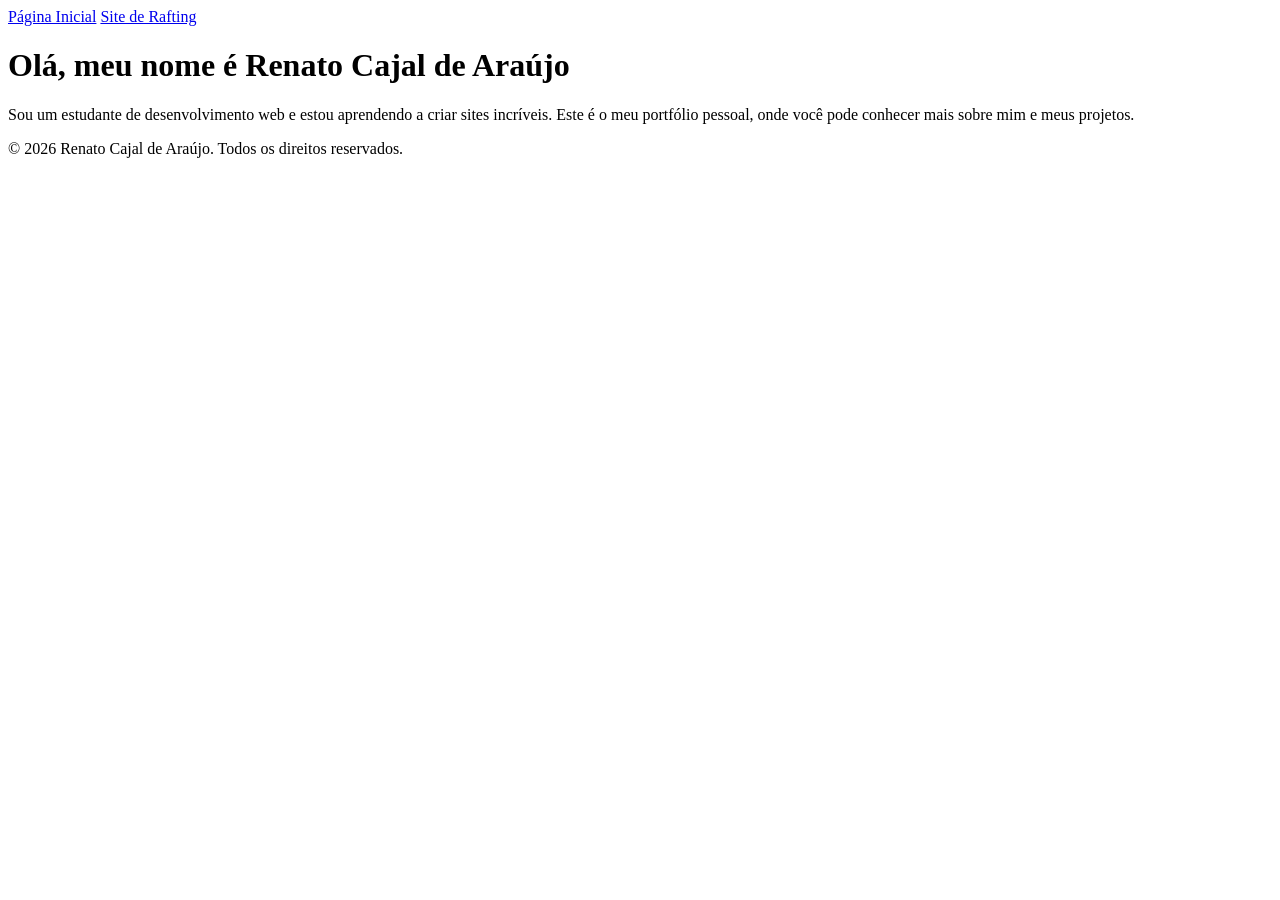
<file: index.html>
<!DOCTYPE html>
<html lang="en">
<head>
    <meta charset="UTF-8">
    <meta name="viewport" content="width=device-width, initial-scale=1.0">
    <title>Renato Cajal de Araújo - WDD 130</title>
</head>
<body>
    <header>
        <nav>
            <a href="#">Página Inicial</a>
            <a href="/wwr">Site de Rafting</a>
    </header>
    <main
    <img src="imagens/pefil.jpg" alt="Olá, meu nome é Renato Cajal de Araújo" width="200">
<h1>Olá, meu nome é Renato Cajal de Araújo</h1>
<p>Sou um estudante de desenvolvimento web e estou aprendendo a criar sites incríveis. Este é o meu portfólio pessoal, onde você pode conhecer mais sobre mim e meus projetos.</p>
    </main>
    <footer>
        <p>&copy; 2026 Renato Cajal de Araújo. Todos os direitos reservados.</p>
    </footer>
</file>
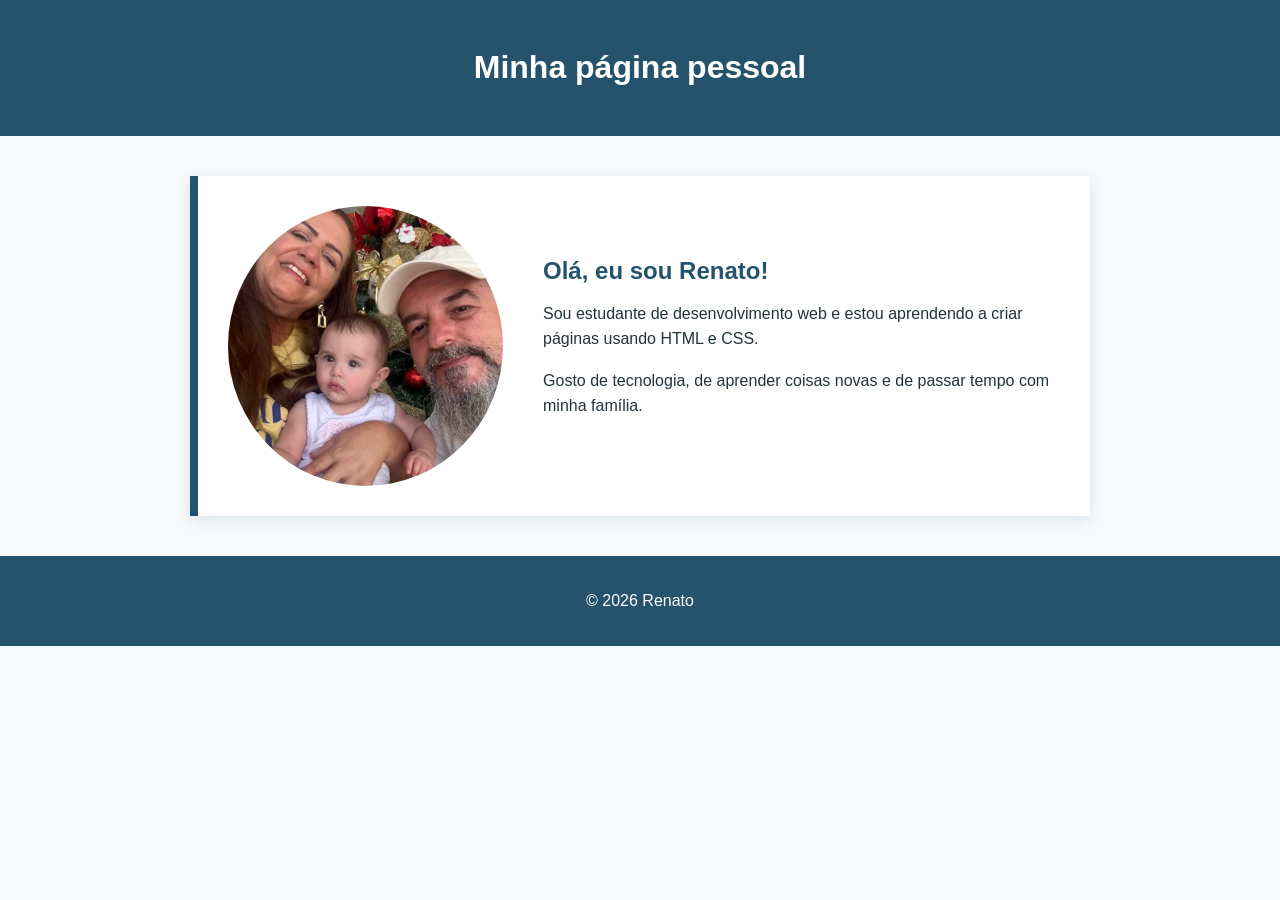
<file: semana2/index.html>
<!DOCTYPE html>
<html lang="pt-BR">
<head>
  <meta charset="UTF-8">
  <meta name="viewport" content="width=device-width, initial-scale=1.0">
  <title>Minha página pessoal</title>
  <link rel="stylesheet" href="css/styles.css">
</head>
<body>
  <header>
    <h1>Minha página pessoal</h1>
  </header>

  <main>
    <section class="profile">
      <img src="imagens/pefil.jpg" alt="Renato com sua família">
      <div>
        <h2>Olá, eu sou Renato!</h2>
        <p>Sou estudante de desenvolvimento web e estou aprendendo a criar páginas usando HTML e CSS.</p>
        <p>Gosto de tecnologia, de aprender coisas novas e de passar tempo com minha família.</p>
      </div>
    </section>
  </main>

  <footer>
    <p>&copy; 2026 Renato</p>
  </footer>
</body>
</html>
</file>
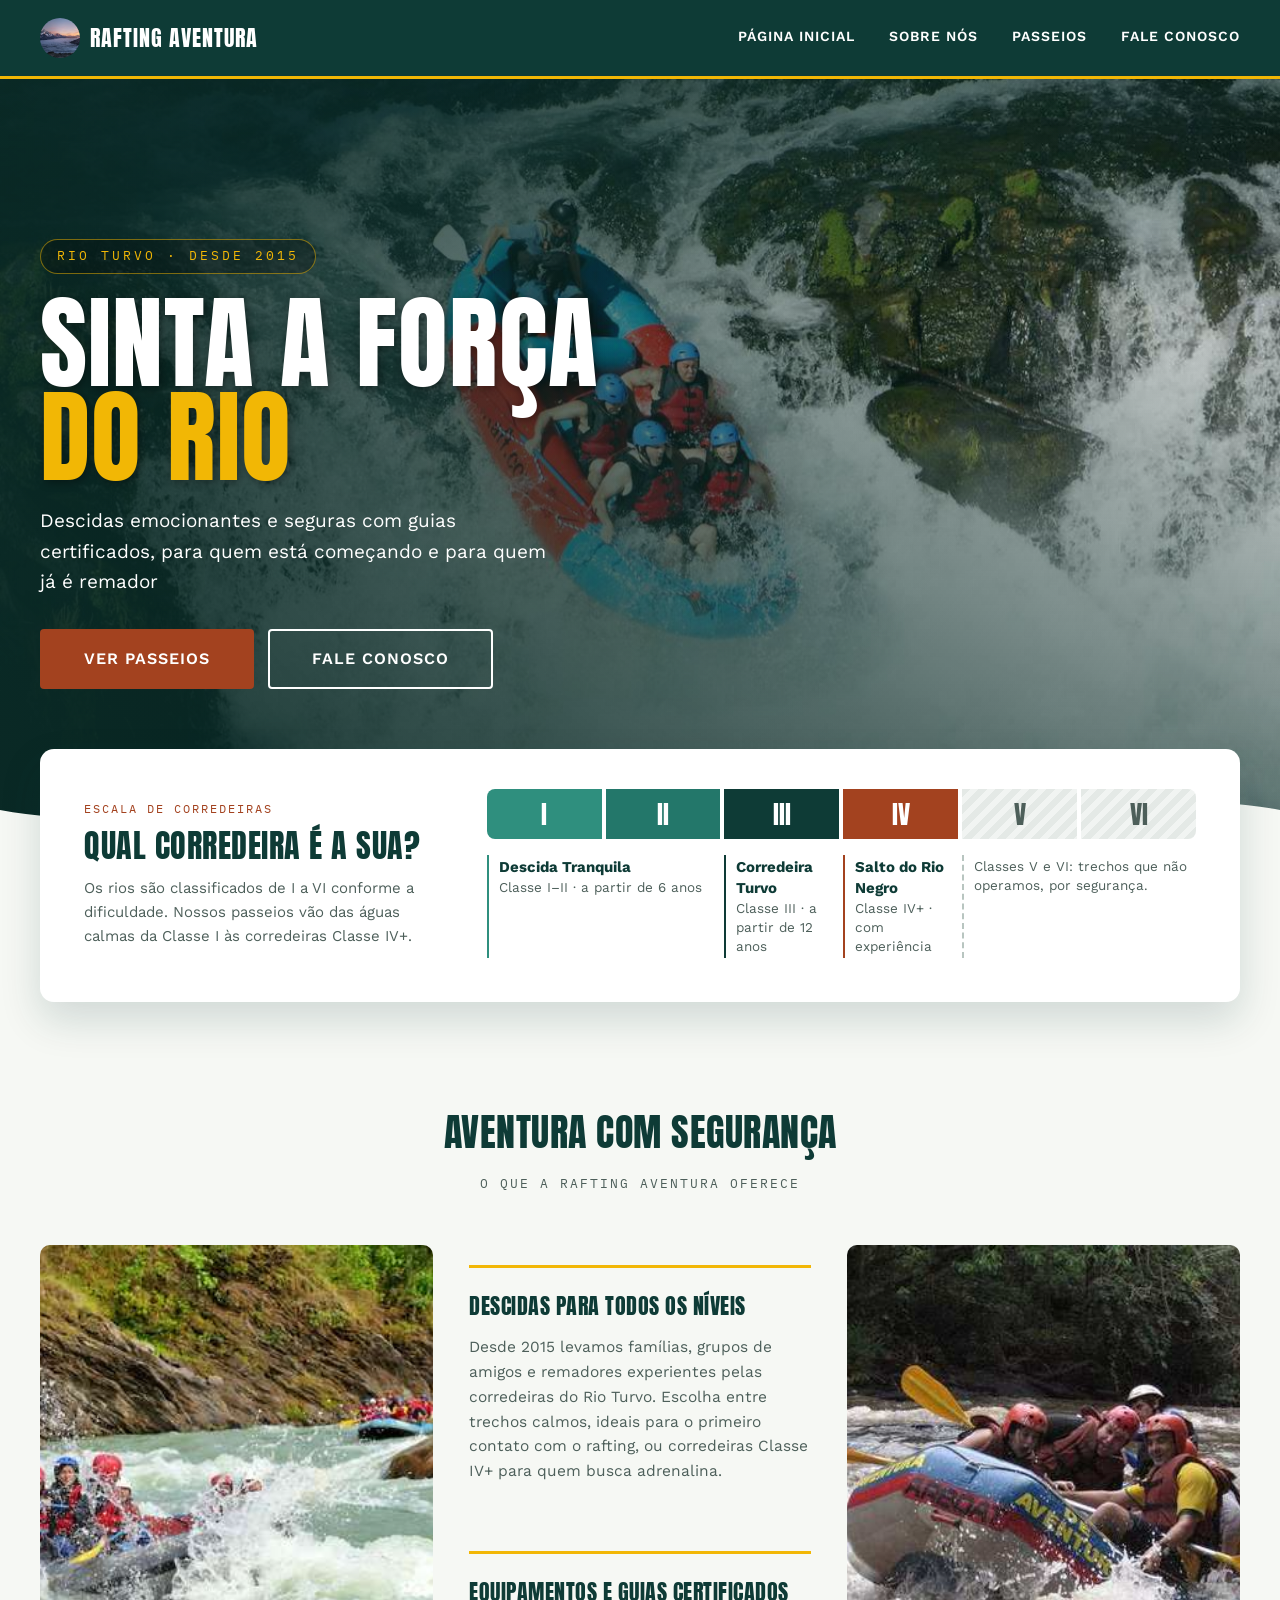
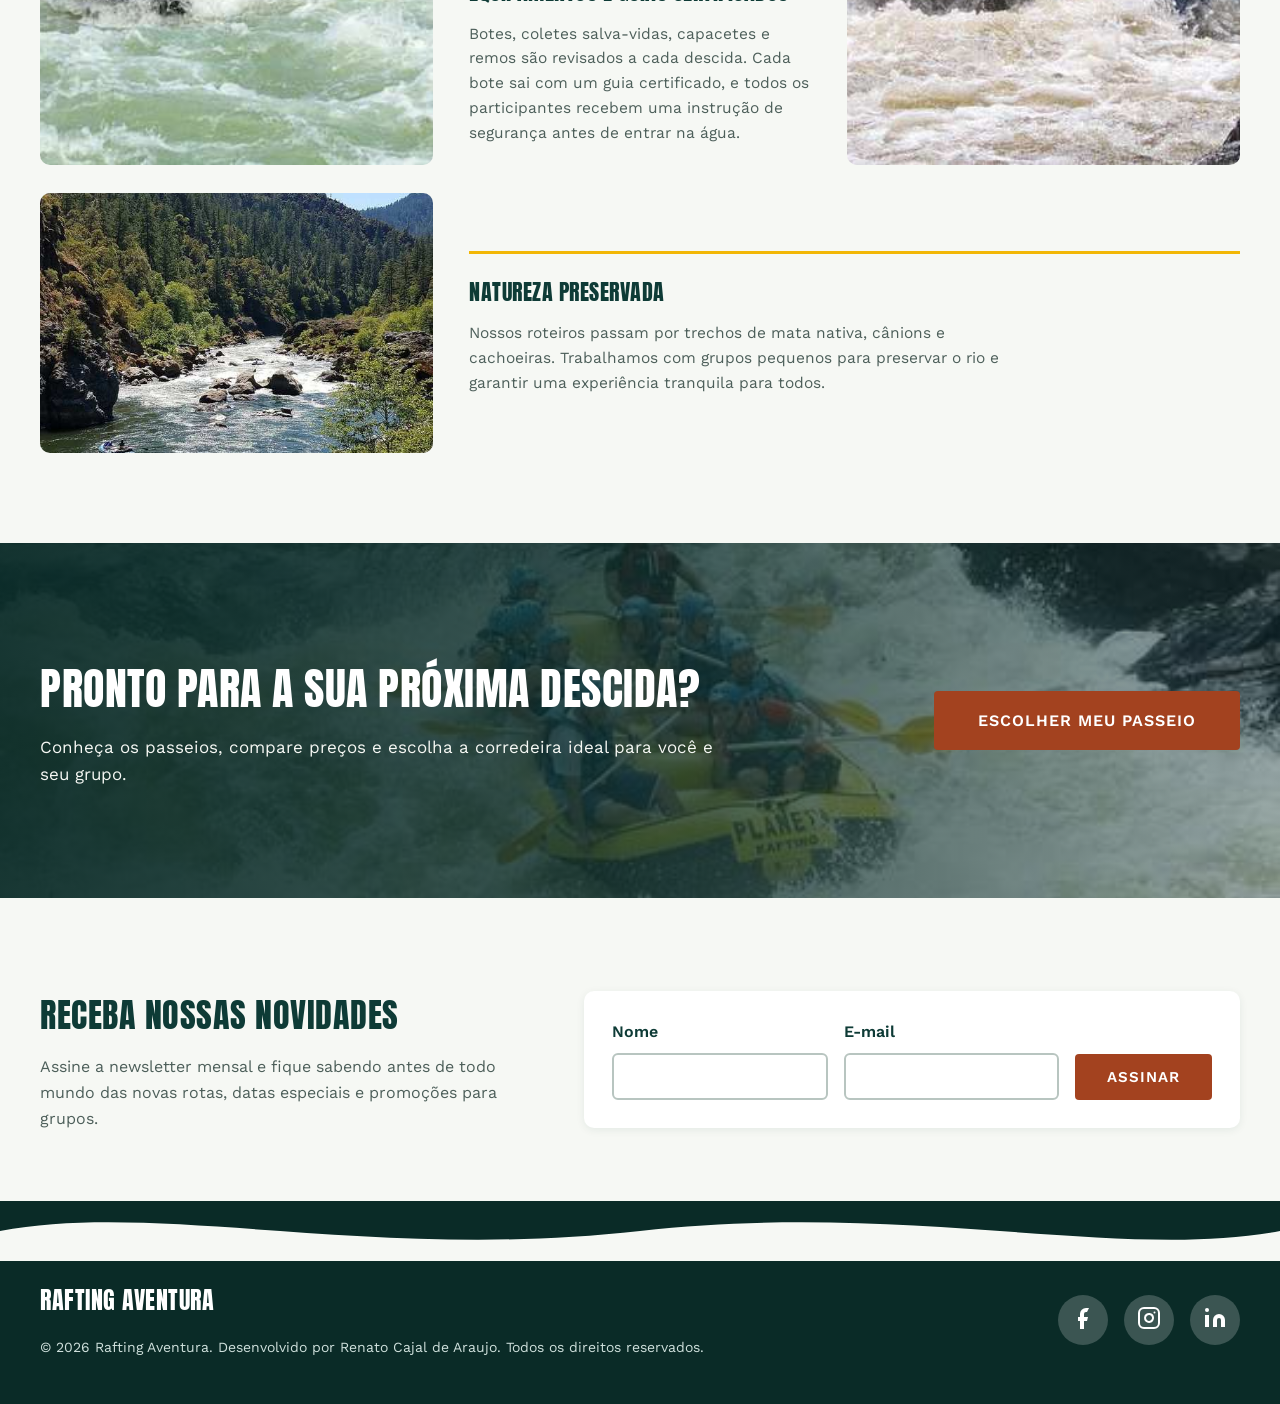
<file: wwr/index.html>
<!DOCTYPE html>
<html lang="pt-BR">
<head>
    <meta charset="UTF-8">
    <meta name="viewport" content="width=device-width, initial-scale=1.0">
    <title>Rafting Aventura | Rafting no Rio Turvo com Guias Certificados</title>
    <meta name="description" content="Rafting Aventura: descidas de rafting no Rio Turvo para iniciantes e experientes, com guias certificados, equipamentos de segurança e passeios para toda a família.">
    <meta name="author" content="Renato Cajal de Araujo">
    <link rel="stylesheet" href="estilos/style.css">
</head>
<body>

    <!-- HEADER -->
    <header>
        <div class="logo">
            <img src="imagens/logo-rafting.jpg" alt="Logo Rafting Aventura">
            <span>RAFTING AVENTURA</span>
        </div>
        <nav>
            <a href="index.html">Página Inicial</a>
            <a href="sobre.html">Sobre Nós</a>
            <a href="passeios.html">Passeios</a>
            <a href="contato.html">Fale Conosco</a>
        </nav>
    </header>

    <!-- CONTEÚDO PRINCIPAL -->
    <main>
    <!-- SEÇÃO HERO -->
    <div class="hero hero-inicio">
        <img src="imagens/hero-rafting.jpg" alt="Bote de rafting descendo uma corredeira">
        <div class="hero-texto">
            <span class="eyebrow">Rio Turvo · Desde 2015</span>
            <h1>Sinta a Força <span>do Rio</span></h1>
            <p>Descidas emocionantes e seguras com guias certificados, para quem está começando e para quem já é remador</p>
            <div class="hero-botoes">
                <a class="btn-link btn-cta btn-hero" href="passeios.html">Ver Passeios</a>
                <a class="btn-link btn-cta btn-hero btn-contorno" href="contato.html">Fale Conosco</a>
            </div>
        </div>
        <div class="onda">
            <svg viewBox="0 0 1200 60" preserveAspectRatio="none" aria-hidden="true">
                <path d="M0,30 C150,60 350,0 600,30 C850,60 1050,0 1200,30 L1200,60 L0,60 Z" fill="#f6f8f4"></path>
            </svg>
        </div>
    </div>

    <!-- ESCALA DE CORREDEIRAS -->
    <section class="escala">
        <div class="escala-painel">
            <div class="escala-cabecalho">
                <span class="rotulo">Escala de corredeiras</span>
                <h2>Qual corredeira é a sua?</h2>
                <p>Os rios são classificados de I a VI conforme a dificuldade. Nossos passeios vão das águas calmas da Classe I às corredeiras Classe IV+.</p>
            </div>
            <div class="escala-grade">
                <span class="classe classe-1">I</span>
                <span class="classe classe-2">II</span>
                <span class="classe classe-3">III</span>
                <span class="classe classe-4">IV</span>
                <span class="classe classe-5">V</span>
                <span class="classe classe-6">VI</span>
                <a class="escala-passeio escala-passeio-1" href="passeios.html"><strong>Descida Tranquila</strong> <span>Classe I–II · a partir de 6 anos</span></a>
                <a class="escala-passeio escala-passeio-2" href="passeios.html"><strong>Corredeira Turvo</strong> <span>Classe III · a partir de 12 anos</span></a>
                <a class="escala-passeio escala-passeio-3" href="passeios.html"><strong>Salto do Rio Negro</strong> <span>Classe IV+ · com experiência</span></a>
                <p class="escala-fora">Classes V e VI: trechos que não operamos, por segurança.</p>
            </div>
        </div>
    </section>

    <!-- SEÇÃO 1: QUEM SOMOS E O QUE OFERECEMOS (CSS GRID) -->
    <section class="destaques">
        <h2>Aventura com Segurança</h2>
        <p class="subtitulo-secao">O que a Rafting Aventura oferece</p>
        <div class="destaques-grade">
            <img src="imagens/rafting-2.jpg" alt="Bote enfrentando a Corredeira do Rio Turvo" loading="lazy">
            <article class="destaque-texto">
                <h3>Descidas para todos os níveis</h3>
                <p>Desde 2015 levamos famílias, grupos de amigos e remadores experientes pelas corredeiras do Rio Turvo. Escolha entre trechos calmos, ideais para o primeiro contato com o rafting, ou corredeiras Classe IV+ para quem busca adrenalina.</p>
            </article>
            <img src="imagens/rafting-4.jpg" alt="Remadores na Corredeira do Rio Jacaré" loading="lazy">
            <article class="destaque-texto">
                <h3>Equipamentos e guias certificados</h3>
                <p>Botes, coletes salva-vidas, capacetes e remos são revisados a cada descida. Cada bote sai com um guia certificado, e todos os participantes recebem uma instrução de segurança antes de entrar na água.</p>
            </article>
            <img src="imagens/rafting-6.jpg" alt="Trecho de corredeira na Garganta Verde cercado de mata" loading="lazy">
            <article class="destaque-texto">
                <h3>Natureza preservada</h3>
                <p>Nossos roteiros passam por trechos de mata nativa, cânions e cachoeiras. Trabalhamos com grupos pequenos para preservar o rio e garantir uma experiência tranquila para todos.</p>
            </article>
        </div>
    </section>

    <!-- SEÇÃO 2: CHAMADA PARA AÇÃO -->
    <section class="chamada chamada-foto">
        <div class="chamada-conteudo">
            <h2>Pronto para a sua próxima descida?</h2>
            <p>Conheça os passeios, compare preços e escolha a corredeira ideal para você e seu grupo.</p>
        </div>
        <a class="btn-link btn-cta" href="passeios.html">Escolher meu Passeio</a>
    </section>

    <!-- SEÇÃO 3: NEWSLETTER -->
    <section class="newsletter">
        <div class="newsletter-texto">
            <h2>Receba Nossas Novidades</h2>
            <p>Assine a newsletter mensal e fique sabendo antes de todo mundo das novas rotas, datas especiais e promoções para grupos.</p>
        </div>
        <form class="form-newsletter" action="#" method="post">
            <div class="campo">
                <label for="news-nome">Nome</label>
                <input type="text" id="news-nome" name="nome" autocomplete="name" required>
            </div>
            <div class="campo">
                <label for="news-email">E-mail</label>
                <input type="email" id="news-email" name="email" autocomplete="email" required>
            </div>
            <button type="submit">Assinar</button>
        </form>
    </section>
    </main>

    <!-- FOOTER -->
    <footer id="contato">
        <div class="onda">
            <svg viewBox="0 0 1200 60" preserveAspectRatio="none" aria-hidden="true">
                <path d="M0,30 C150,0 350,60 600,30 C850,0 1050,60 1200,30 L1200,0 L0,0 Z" fill="#0a2b27"></path>
            </svg>
        </div>
        <div class="footer-content footer-sobre">
            <div class="footer-texto">
                <h3>Rafting Aventura</h3>
                <p>&copy; 2026 Rafting Aventura. Desenvolvido por Renato Cajal de Araujo. Todos os direitos reservados.</p>
            </div>
            <nav class="redes-sociais" aria-label="Redes sociais">
                <a href="https://facebook.com" target="_blank" rel="noopener" aria-label="Visite nosso Facebook" title="Facebook">
                    <img src="imagens/facebook-icon.svg" alt="Ícone do Facebook">
                </a>
                <a href="https://instagram.com" target="_blank" rel="noopener" aria-label="Visite nosso Instagram" title="Instagram">
                    <img src="imagens/instagram-icon.svg" alt="Ícone do Instagram">
                </a>
                <a href="https://linkedin.com" target="_blank" rel="noopener" aria-label="Visite nosso LinkedIn" title="LinkedIn">
                    <img src="imagens/linkedin-icon.svg" alt="Ícone do LinkedIn">
                </a>
            </nav>
        </div>
    </footer>

</body>
</html>
</file>
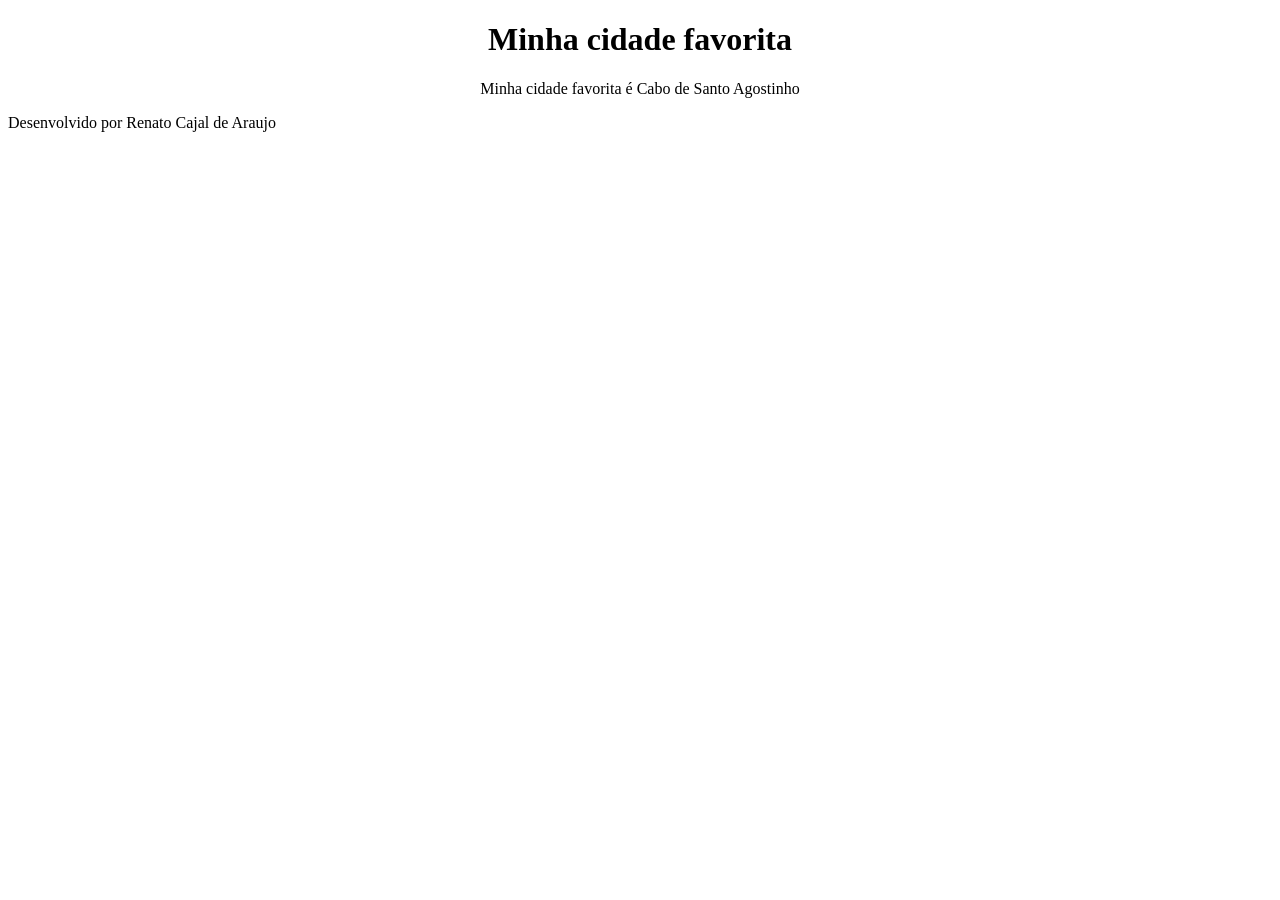
<file: semana1/cidade-favorita.html>
<!DOCTYPE html>
<html lang="pt-br">
<head>
    <meta charset="UTF-8">
    <meta name="viewport" content="width=device-width, initial-scale=1.0">
    <title>Minha cidade favorita</title>
</head>
<body>
    <h1 style="text-align: center;">Minha cidade favorita</h1>
    <p style="text-align: center;">Minha cidade favorita é Cabo de Santo Agostinho</p>
    <footer>Desenvolvido por Renato Cajal de Araujo</footer>
</body>
</html>
</file>
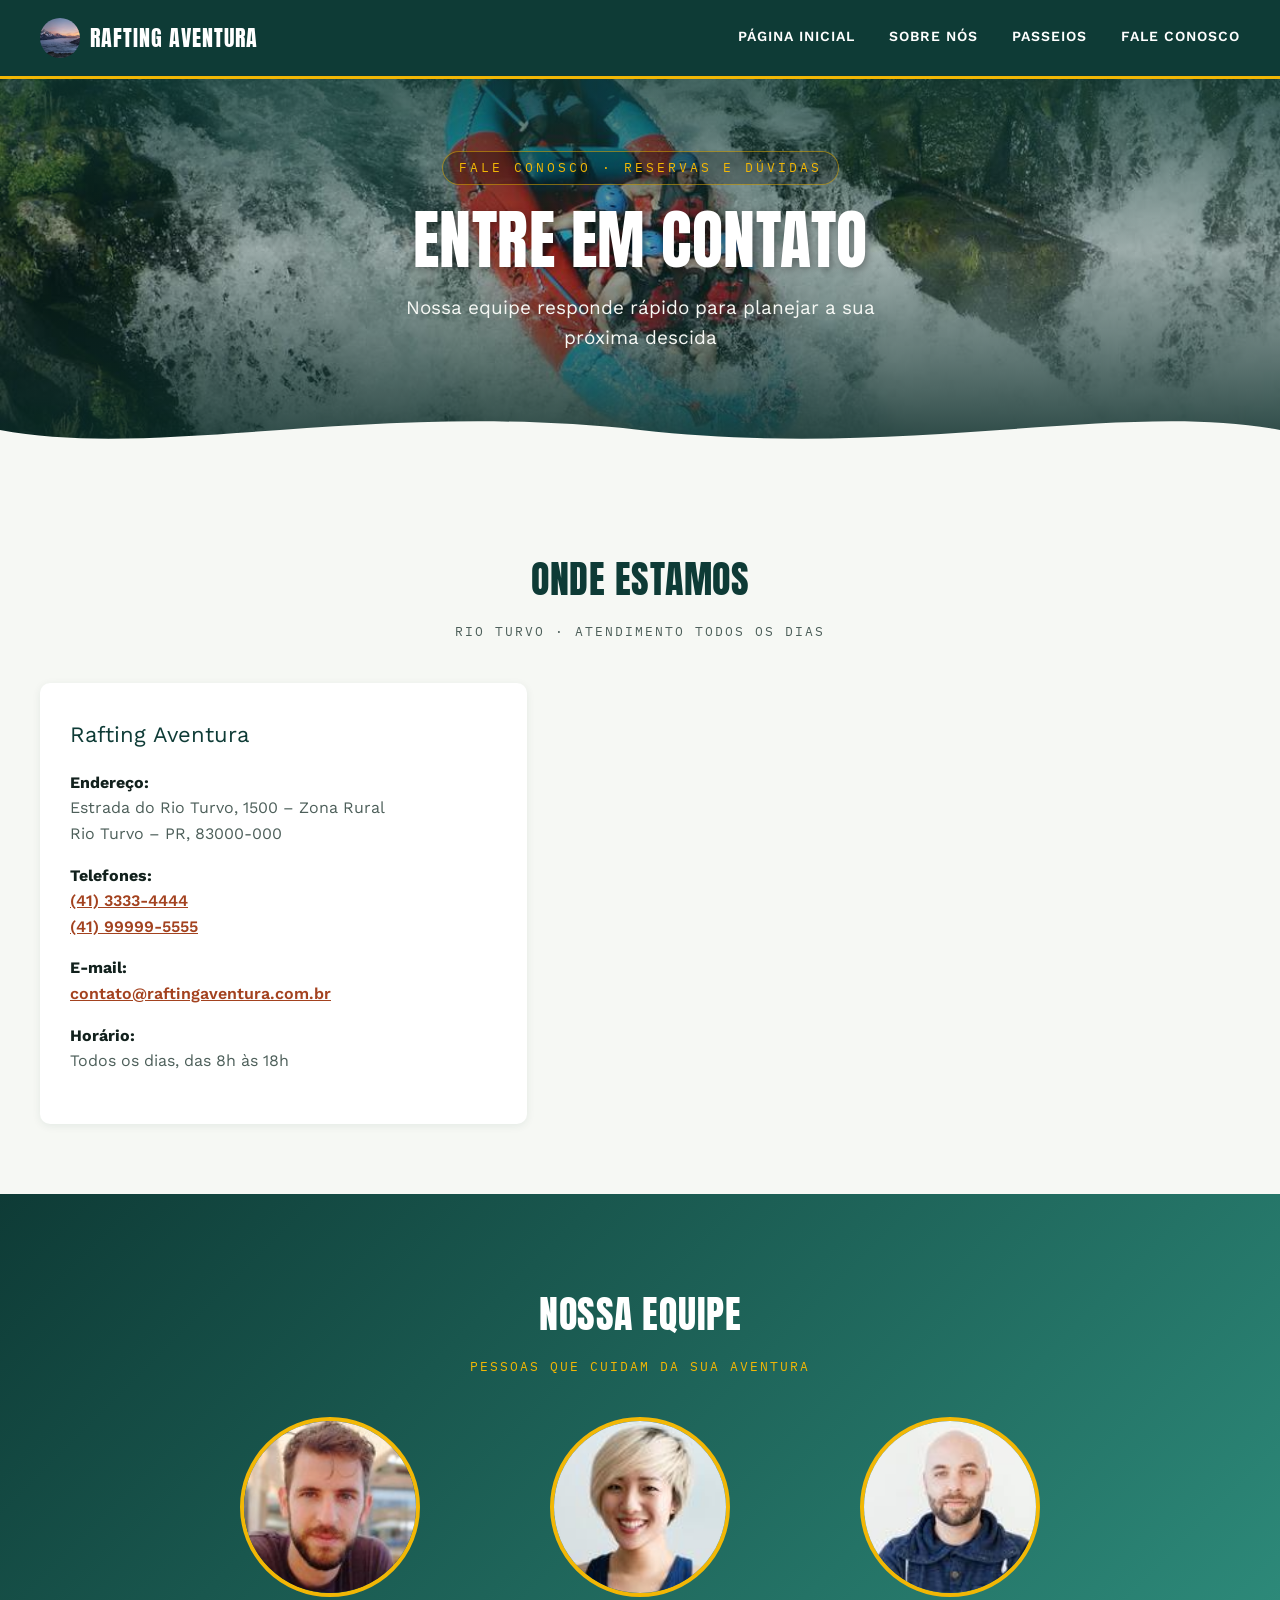
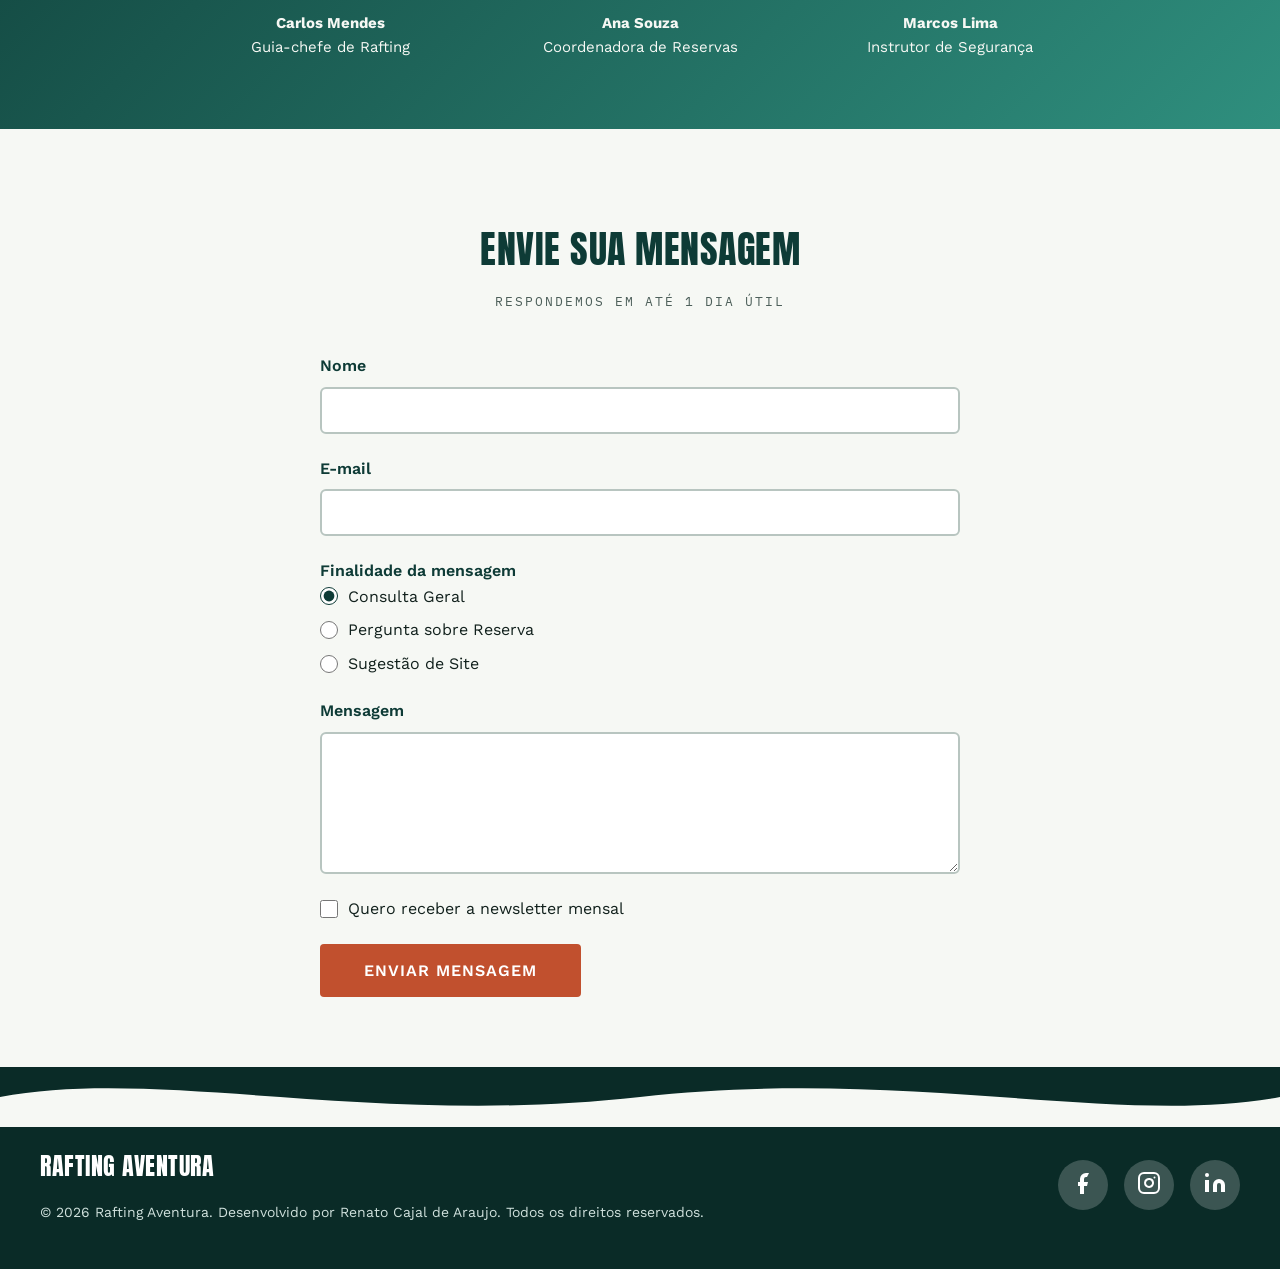
<file: wwr/contato.html>
<!DOCTYPE html>
<html lang="pt-BR">
<head>
    <meta charset="UTF-8">
    <meta name="viewport" content="width=device-width, initial-scale=1.0">
    <title>Fale Conosco - Rafting Aventura | Contato e Reservas</title>
    <meta name="description" content="Entre em contato com Rafting Aventura: veja endereço, telefone, e-mail e mapa, conheça nossa equipe e envie dúvidas, reservas ou sugestões pelo formulário.">
    <meta name="author" content="Renato Cajal de Araujo">
    <link rel="stylesheet" href="estilos/style.css">
</head>
<body>

    <!-- HEADER -->
    <header>
        <div class="logo">
            <img src="imagens/logo-rafting.jpg" alt="Logo Rafting Aventura">
            <span>RAFTING AVENTURA</span>
        </div>
        <nav>
            <a href="index.html">Página Inicial</a>
            <a href="sobre.html">Sobre Nós</a>
            <a href="passeios.html">Passeios</a>
            <a href="contato.html">Fale Conosco</a>
        </nav>
    </header>

    <!-- CONTEÚDO PRINCIPAL -->
    <main>
    <!-- SEÇÃO HERO -->
    <div class="hero hero-contato">
        <img src="imagens/hero-rafting.jpg" alt="Bote de rafting descendo uma corredeira">
        <div class="hero-texto">
            <span class="eyebrow">Fale Conosco · Reservas e Dúvidas</span>
            <h1>Entre em Contato</h1>
            <p>Nossa equipe responde rápido para planejar a sua próxima descida</p>
        </div>
        <div class="onda">
            <svg viewBox="0 0 1200 60" preserveAspectRatio="none" aria-hidden="true">
                <path d="M0,30 C150,60 350,0 600,30 C850,60 1050,0 1200,30 L1200,60 L0,60 Z" fill="#f6f8f4"></path>
            </svg>
        </div>
    </div>

    <!-- SEÇÃO 1: INFORMAÇÕES DE CONTATO + MAPA -->
    <section class="info-contato">
        <h2>Onde Estamos</h2>
        <p class="subtitulo-secao">Rio Turvo · Atendimento todos os dias</p>
        <div class="info-grade">
            <address class="dados-contato">
                <p class="dados-nome">Rafting Aventura</p>
                <p><strong>Endereço:</strong><br>Estrada do Rio Turvo, 1500 – Zona Rural<br>Rio Turvo – PR, 83000-000</p>
                <p><strong>Telefones:</strong><br>
                    <a href="tel:+554133334444">(41) 3333-4444</a><br>
                    <a href="tel:+5541999995555">(41) 99999-5555</a>
                </p>
                <p><strong>E-mail:</strong><br><a href="mailto:contato@raftingaventura.com.br">contato@raftingaventura.com.br</a></p>
                <p><strong>Horário:</strong><br>Todos os dias, das 8h às 18h</p>
            </address>
            <iframe class="mapa" title="Mapa da localização da Rafting Aventura no Rio Turvo" src="https://www.google.com/maps?q=Rio+Turvo,+PR&amp;output=embed" width="600" height="360" loading="lazy" referrerpolicy="no-referrer-when-downgrade"></iframe>
        </div>
    </section>

    <!-- SEÇÃO 2: EQUIPE -->
    <section class="equipe">
        <h2>Nossa Equipe</h2>
        <p class="subtitulo-secao">Pessoas que cuidam da sua aventura</p>
        <div class="equipe-figuras">
            <figure>
                <img src="imagens/equipe-1.jpg" alt="Retrato de Carlos Mendes" width="200" height="200" loading="lazy">
                <figcaption><strong>Carlos Mendes</strong><br>Guia-chefe de Rafting</figcaption>
            </figure>
            <figure>
                <img src="imagens/equipe-2.jpg" alt="Retrato de Ana Souza" width="200" height="200" loading="lazy">
                <figcaption><strong>Ana Souza</strong><br>Coordenadora de Reservas</figcaption>
            </figure>
            <figure>
                <img src="imagens/equipe-3.jpg" alt="Retrato de Marcos Lima" width="200" height="200" loading="lazy">
                <figcaption><strong>Marcos Lima</strong><br>Instrutor de Segurança</figcaption>
            </figure>
        </div>
    </section>

    <!-- SEÇÃO 3: FORMULÁRIO -->
    <section class="formulario">
        <h2>Envie sua Mensagem</h2>
        <p class="subtitulo-secao">Respondemos em até 1 dia útil</p>
        <form class="form-contato" action="#" method="post">
            <div class="campo">
                <label for="nome">Nome</label>
                <input type="text" id="nome" name="nome" autocomplete="name" required>
            </div>
            <div class="campo">
                <label for="email">E-mail</label>
                <input type="email" id="email" name="email" autocomplete="email" required>
            </div>
            <fieldset class="campo">
                <legend>Finalidade da mensagem</legend>
                <label class="opcao"><input type="radio" id="finalidade-consulta" name="finalidade" value="consulta-geral" checked> Consulta Geral</label>
                <label class="opcao"><input type="radio" id="finalidade-reserva" name="finalidade" value="pergunta-reserva"> Pergunta sobre Reserva</label>
                <label class="opcao"><input type="radio" id="finalidade-sugestao" name="finalidade" value="sugestao-site"> Sugestão de Site</label>
            </fieldset>
            <div class="campo">
                <label for="mensagem">Mensagem</label>
                <textarea id="mensagem" name="mensagem" rows="6" required></textarea>
            </div>
            <label class="opcao">
                <input type="checkbox" id="newsletter" name="newsletter" value="sim"> Quero receber a newsletter mensal
            </label>
            <button type="submit" class="btn-cta">Enviar Mensagem</button>
        </form>
    </section>
    </main>

    <!-- FOOTER -->
    <footer id="contato">
        <div class="onda">
            <svg viewBox="0 0 1200 60" preserveAspectRatio="none" aria-hidden="true">
                <path d="M0,30 C150,0 350,60 600,30 C850,0 1050,60 1200,30 L1200,0 L0,0 Z" fill="#0a2b27"></path>
            </svg>
        </div>
        <div class="footer-content footer-sobre">
            <div class="footer-texto">
                <h3>Rafting Aventura</h3>
                <p>&copy; 2026 Rafting Aventura. Desenvolvido por Renato Cajal de Araujo. Todos os direitos reservados.</p>
            </div>
            <nav class="redes-sociais" aria-label="Redes sociais">
                <a href="https://facebook.com" target="_blank" rel="noopener" aria-label="Visite nosso Facebook" title="Facebook">
                    <img src="imagens/facebook-icon.svg" alt="Ícone do Facebook">
                </a>
                <a href="https://instagram.com" target="_blank" rel="noopener" aria-label="Visite nosso Instagram" title="Instagram">
                    <img src="imagens/instagram-icon.svg" alt="Ícone do Instagram">
                </a>
                <a href="https://linkedin.com" target="_blank" rel="noopener" aria-label="Visite nosso LinkedIn" title="LinkedIn">
                    <img src="imagens/linkedin-icon.svg" alt="Ícone do LinkedIn">
                </a>
            </nav>
        </div>
    </footer>

</body>
</html>
</file>
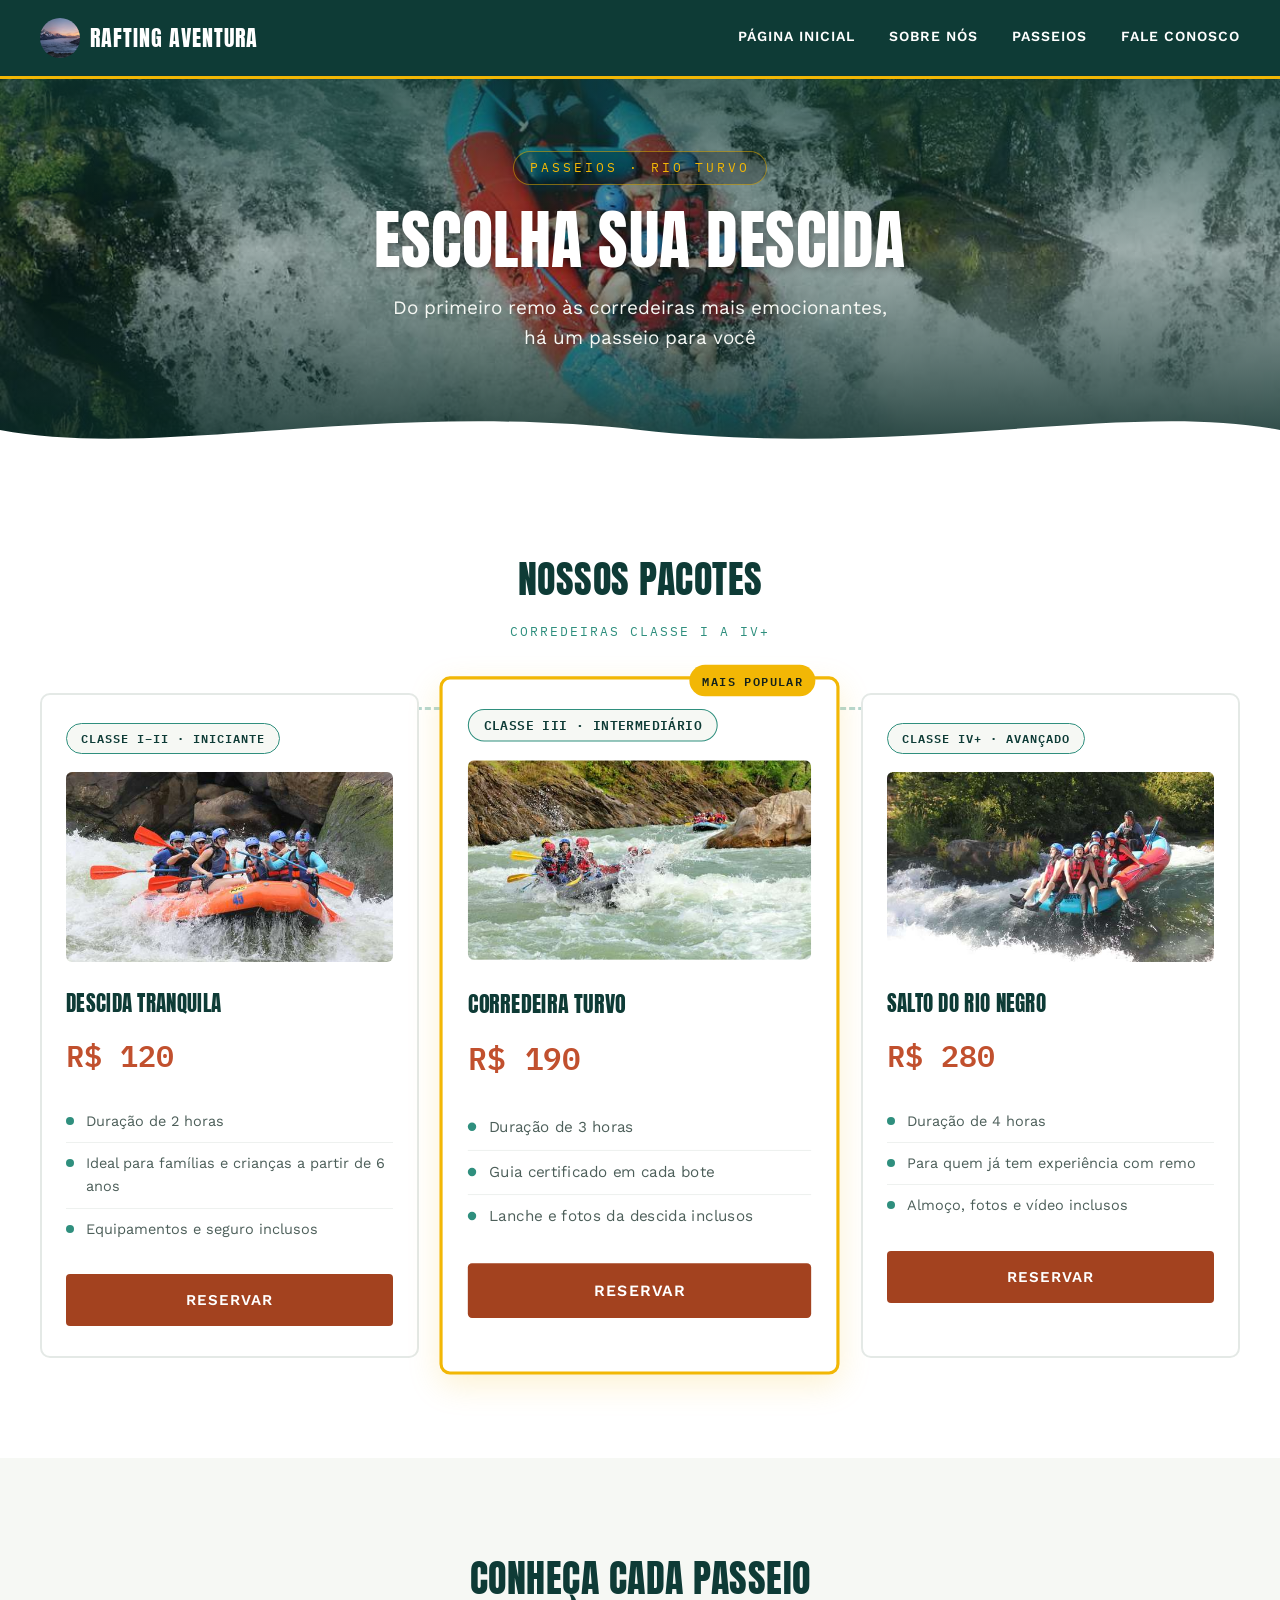
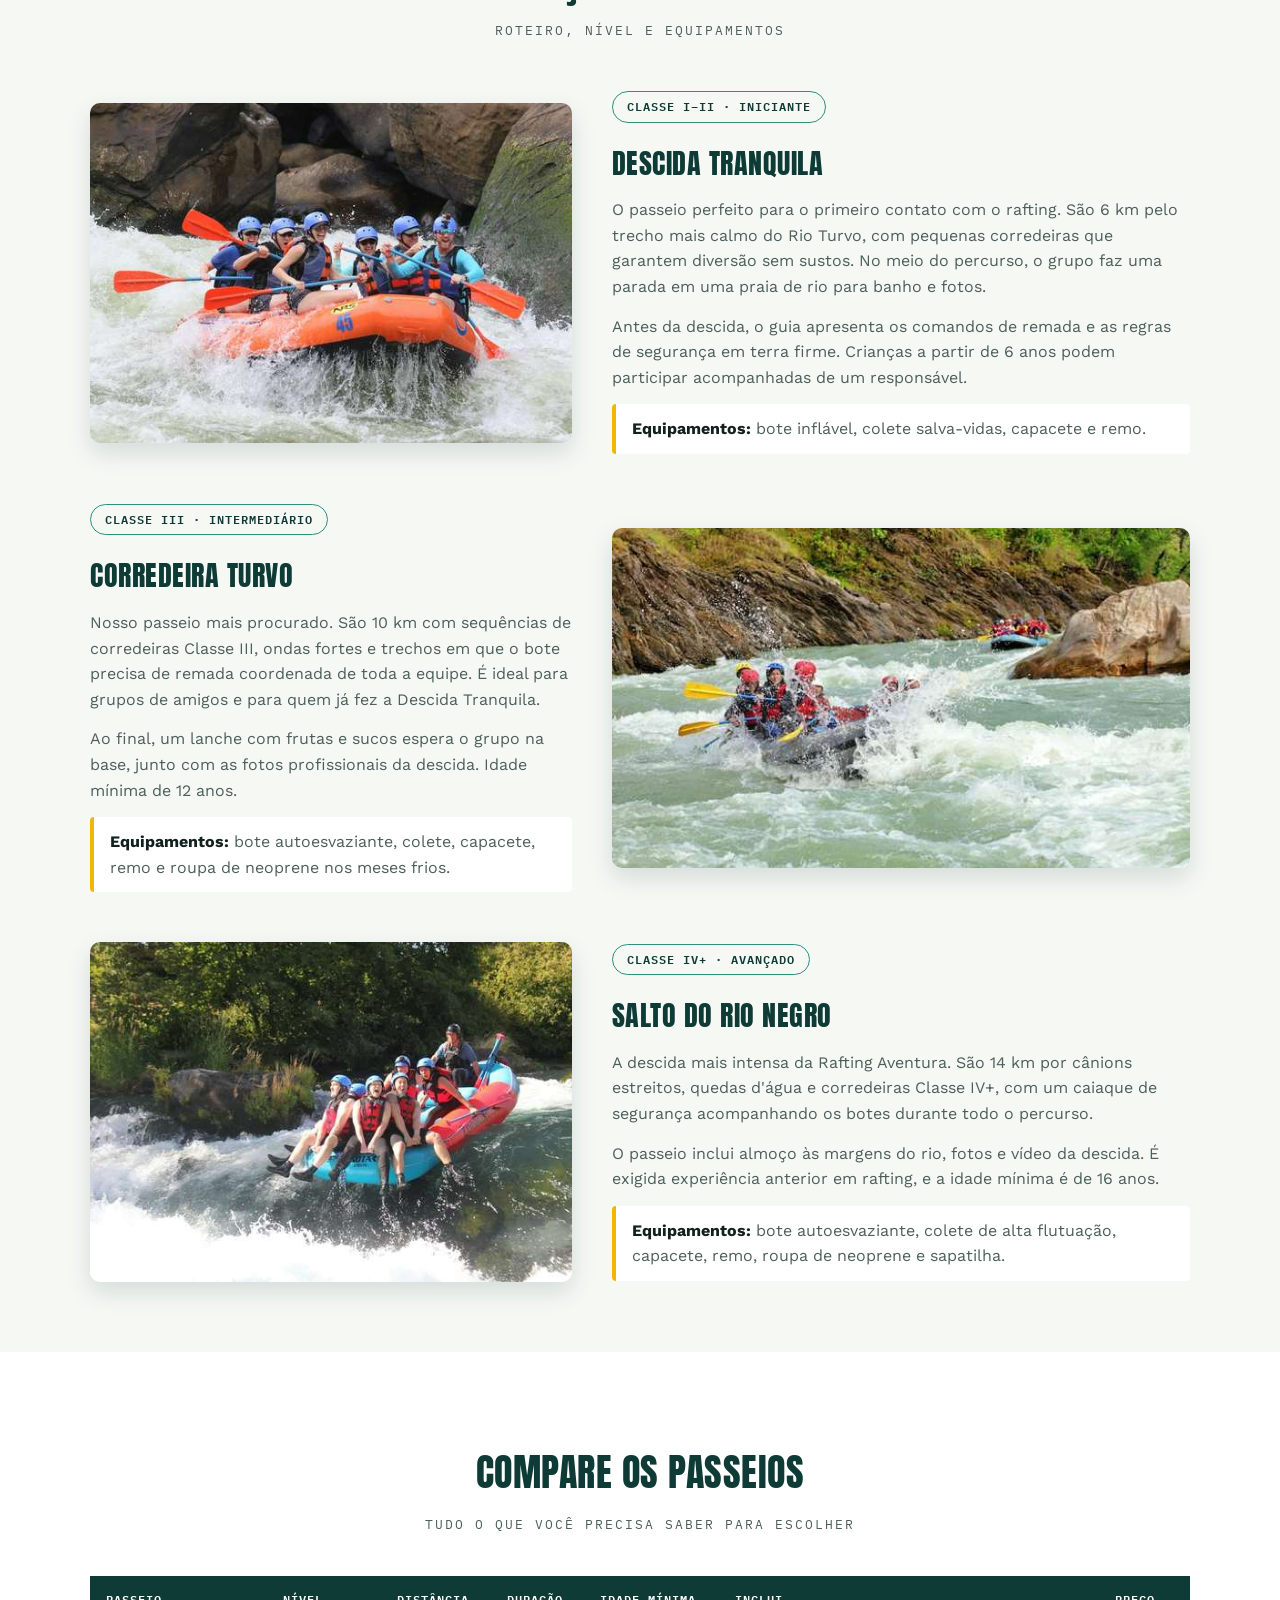
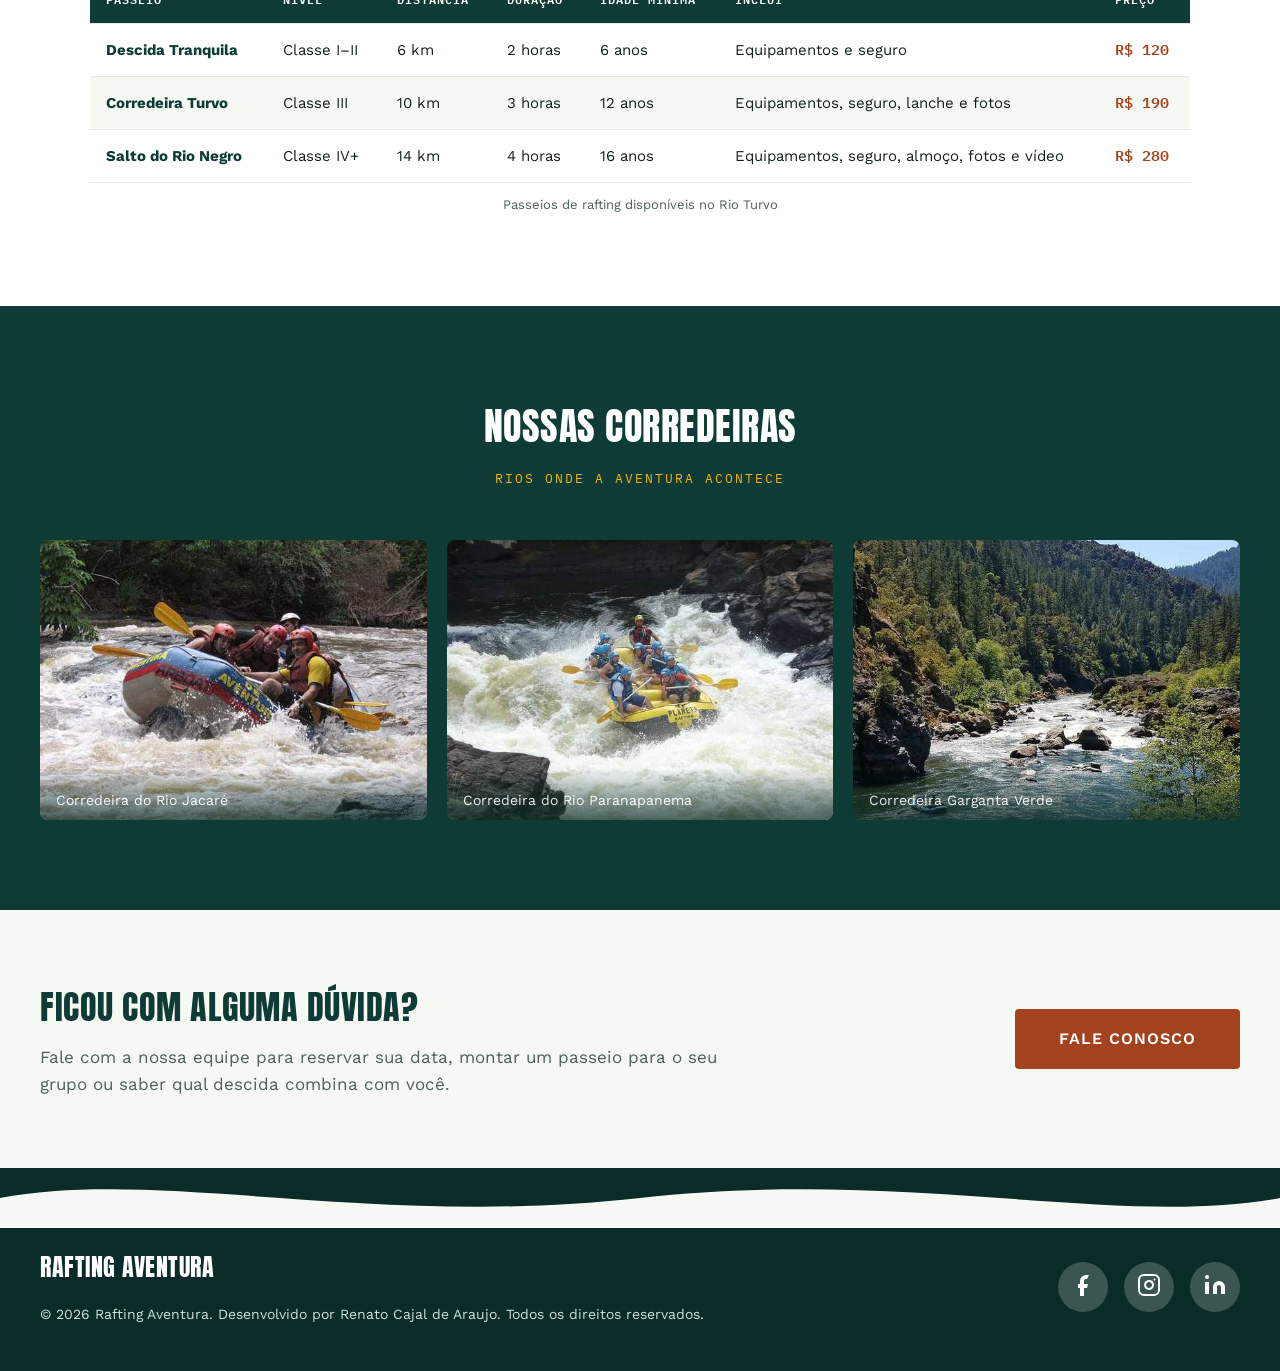
<file: wwr/passeios.html>
<!DOCTYPE html>
<html lang="pt-BR">
<head>
    <meta charset="UTF-8">
    <meta name="viewport" content="width=device-width, initial-scale=1.0">
    <title>Passeios - Rafting Aventura | Pacotes e Preços</title>
    <meta name="description" content="Conheça os passeios de rafting do Rio Turvo: pacotes para iniciantes, aventureiros e experientes, com guias certificados, equipamentos de segurança e fotos da descida.">
    <meta name="author" content="Renato Cajal de Araujo">
    <link rel="stylesheet" href="estilos/style.css">
</head>
<body>

    <!-- HEADER -->
    <header>
        <div class="logo">
            <img src="imagens/logo-rafting.jpg" alt="Logo Rafting Aventura">
            <span>RAFTING AVENTURA</span>
        </div>
        <nav>
            <a href="index.html">Página Inicial</a>
            <a href="sobre.html">Sobre Nós</a>
            <a href="passeios.html">Passeios</a>
            <a href="contato.html">Fale Conosco</a>
        </nav>
    </header>

    <!-- CONTEÚDO PRINCIPAL -->
    <main>
    <!-- SEÇÃO HERO -->
    <div class="hero hero-contato">
        <img src="imagens/hero-rafting.jpg" alt="Bote de rafting descendo uma corredeira">
        <div class="hero-texto">
            <span class="eyebrow">Passeios · Rio Turvo</span>
            <h1>Escolha sua Descida</h1>
            <p>Do primeiro remo às corredeiras mais emocionantes, há um passeio para você</p>
        </div>
        <div class="onda">
            <svg viewBox="0 0 1200 60" preserveAspectRatio="none" aria-hidden="true">
                <path d="M0,30 C150,60 350,0 600,30 C850,60 1050,0 1200,30 L1200,60 L0,60 Z" fill="#ffffff"></path>
            </svg>
        </div>
    </div>

    <!-- SEÇÃO 1: PACOTES -->
    <section class="pacotes">
        <h2>Nossos Pacotes</h2>
        <p class="subtitulo-secao">Corredeiras Classe I a IV+</p>
        <div class="container-pacotes">
            <article class="pacote">
                <span class="grau-corredeira">Classe I–II · Iniciante</span>
                <img src="imagens/rafting-1.jpg" alt="Família remando em águas calmas do Rio Turvo" loading="lazy">
                <h3>Descida Tranquila</h3>
                <p class="preco">R$ 120</p>
                <ul>
                    <li>Duração de 2 horas</li>
                    <li>Ideal para famílias e crianças a partir de 6 anos</li>
                    <li>Equipamentos e seguro inclusos</li>
                </ul>
                <a class="btn-link" href="contato.html">Reservar</a>
            </article>
            <article class="pacote destaque">
                <span class="selo-destaque">Mais popular</span>
                <span class="grau-corredeira">Classe III · Intermediário</span>
                <img src="imagens/rafting-2.jpg" alt="Bote enfrentando a Corredeira do Rio Turvo" loading="lazy">
                <h3>Corredeira Turvo</h3>
                <p class="preco">R$ 190</p>
                <ul>
                    <li>Duração de 3 horas</li>
                    <li>Guia certificado em cada bote</li>
                    <li>Lanche e fotos da descida inclusos</li>
                </ul>
                <a class="btn-link" href="contato.html">Reservar</a>
            </article>
            <article class="pacote">
                <span class="grau-corredeira">Classe IV+ · Avançado</span>
                <img src="imagens/rafting-3.jpg" alt="Grupo descendo o Salto do Rio Negro" loading="lazy">
                <h3>Salto do Rio Negro</h3>
                <p class="preco">R$ 280</p>
                <ul>
                    <li>Duração de 4 horas</li>
                    <li>Para quem já tem experiência com remo</li>
                    <li>Almoço, fotos e vídeo inclusos</li>
                </ul>
                <a class="btn-link" href="contato.html">Reservar</a>
            </article>
        </div>
    </section>

    <!-- SEÇÃO 2: DETALHES DOS PASSEIOS -->
    <section class="detalhes">
        <h2>Conheça Cada Passeio</h2>
        <p class="subtitulo-secao">Roteiro, nível e equipamentos</p>

        <article class="detalhe">
            <img src="imagens/rafting-1.jpg" alt="Família remando em águas calmas do Rio Turvo" loading="lazy">
            <div class="detalhe-texto">
                <span class="grau-corredeira">Classe I–II · Iniciante</span>
                <h3>Descida Tranquila</h3>
                <p>O passeio perfeito para o primeiro contato com o rafting. São 6 km pelo trecho mais calmo do Rio Turvo, com pequenas corredeiras que garantem diversão sem sustos. No meio do percurso, o grupo faz uma parada em uma praia de rio para banho e fotos.</p>
                <p>Antes da descida, o guia apresenta os comandos de remada e as regras de segurança em terra firme. Crianças a partir de 6 anos podem participar acompanhadas de um responsável.</p>
                <p class="detalhe-equipamentos"><strong>Equipamentos:</strong> bote inflável, colete salva-vidas, capacete e remo.</p>
            </div>
        </article>

        <article class="detalhe detalhe-invertido">
            <img src="imagens/rafting-2.jpg" alt="Bote enfrentando a Corredeira do Rio Turvo" loading="lazy">
            <div class="detalhe-texto">
                <span class="grau-corredeira">Classe III · Intermediário</span>
                <h3>Corredeira Turvo</h3>
                <p>Nosso passeio mais procurado. São 10 km com sequências de corredeiras Classe III, ondas fortes e trechos em que o bote precisa de remada coordenada de toda a equipe. É ideal para grupos de amigos e para quem já fez a Descida Tranquila.</p>
                <p>Ao final, um lanche com frutas e sucos espera o grupo na base, junto com as fotos profissionais da descida. Idade mínima de 12 anos.</p>
                <p class="detalhe-equipamentos"><strong>Equipamentos:</strong> bote autoesvaziante, colete, capacete, remo e roupa de neoprene nos meses frios.</p>
            </div>
        </article>

        <article class="detalhe">
            <img src="imagens/rafting-3.jpg" alt="Grupo descendo o Salto do Rio Negro" loading="lazy">
            <div class="detalhe-texto">
                <span class="grau-corredeira">Classe IV+ · Avançado</span>
                <h3>Salto do Rio Negro</h3>
                <p>A descida mais intensa da Rafting Aventura. São 14 km por cânions estreitos, quedas d'água e corredeiras Classe IV+, com um caiaque de segurança acompanhando os botes durante todo o percurso.</p>
                <p>O passeio inclui almoço às margens do rio, fotos e vídeo da descida. É exigida experiência anterior em rafting, e a idade mínima é de 16 anos.</p>
                <p class="detalhe-equipamentos"><strong>Equipamentos:</strong> bote autoesvaziante, colete de alta flutuação, capacete, remo, roupa de neoprene e sapatilha.</p>
            </div>
        </article>
    </section>

    <!-- SEÇÃO 3: TABELA DE PASSEIOS -->
    <section class="tabela-passeios">
        <h2>Compare os Passeios</h2>
        <p class="subtitulo-secao">Tudo o que você precisa saber para escolher</p>
        <div class="tabela-container">
            <table>
                <caption>Passeios de rafting disponíveis no Rio Turvo</caption>
                <thead>
                    <tr>
                        <th scope="col">Passeio</th>
                        <th scope="col">Nível</th>
                        <th scope="col">Distância</th>
                        <th scope="col">Duração</th>
                        <th scope="col">Idade mínima</th>
                        <th scope="col">Inclui</th>
                        <th scope="col">Preço</th>
                    </tr>
                </thead>
                <tbody>
                    <tr>
                        <th scope="row">Descida Tranquila</th>
                        <td>Classe I–II</td>
                        <td>6 km</td>
                        <td>2 horas</td>
                        <td>6 anos</td>
                        <td>Equipamentos e seguro</td>
                        <td>R$ 120</td>
                    </tr>
                    <tr>
                        <th scope="row">Corredeira Turvo</th>
                        <td>Classe III</td>
                        <td>10 km</td>
                        <td>3 horas</td>
                        <td>12 anos</td>
                        <td>Equipamentos, seguro, lanche e fotos</td>
                        <td>R$ 190</td>
                    </tr>
                    <tr>
                        <th scope="row">Salto do Rio Negro</th>
                        <td>Classe IV+</td>
                        <td>14 km</td>
                        <td>4 horas</td>
                        <td>16 anos</td>
                        <td>Equipamentos, seguro, almoço, fotos e vídeo</td>
                        <td>R$ 280</td>
                    </tr>
                </tbody>
            </table>
        </div>
    </section>

    <!-- SEÇÃO 4: GALERIA -->
    <section class="galeria">
        <h2>Nossas Corredeiras</h2>
        <p class="subtitulo-secao">Rios onde a aventura acontece</p>
        <div class="container-galeria">
            <div class="galeria-item">
                <img src="imagens/rafting-4.jpg" alt="Remadores na Corredeira do Rio Jacaré" loading="lazy">
                <p>Corredeira do Rio Jacaré</p>
            </div>
            <div class="galeria-item">
                <img src="imagens/rafting-5.jpg" alt="Bote na Corredeira do Rio Paranapanema" loading="lazy">
                <p>Corredeira do Rio Paranapanema</p>
            </div>
            <div class="galeria-item">
                <img src="imagens/rafting-6.jpg" alt="Trecho de corredeira na Garganta Verde cercado de mata" loading="lazy">
                <p>Corredeira Garganta Verde</p>
            </div>
        </div>
    </section>

    <!-- SEÇÃO 5: CHAMADA PARA AÇÃO -->
    <section class="chamada chamada-clara">
        <div class="chamada-conteudo">
            <h2>Ficou com alguma dúvida?</h2>
            <p>Fale com a nossa equipe para reservar sua data, montar um passeio para o seu grupo ou saber qual descida combina com você.</p>
        </div>
        <a class="btn-link btn-cta" href="contato.html">Fale Conosco</a>
    </section>
    </main>

    <!-- FOOTER -->
    <footer id="contato">
        <div class="onda">
            <svg viewBox="0 0 1200 60" preserveAspectRatio="none" aria-hidden="true">
                <path d="M0,30 C150,0 350,60 600,30 C850,0 1050,60 1200,30 L1200,0 L0,0 Z" fill="#0a2b27"></path>
            </svg>
        </div>
        <div class="footer-content footer-sobre">
            <div class="footer-texto">
                <h3>Rafting Aventura</h3>
                <p>&copy; 2026 Rafting Aventura. Desenvolvido por Renato Cajal de Araujo. Todos os direitos reservados.</p>
            </div>
            <nav class="redes-sociais" aria-label="Redes sociais">
                <a href="https://facebook.com" target="_blank" rel="noopener" aria-label="Visite nosso Facebook" title="Facebook">
                    <img src="imagens/facebook-icon.svg" alt="Facebook">
                </a>
                <a href="https://instagram.com" target="_blank" rel="noopener" aria-label="Visite nosso Instagram" title="Instagram">
                    <img src="imagens/instagram-icon.svg" alt="Instagram">
                </a>
                <a href="https://linkedin.com" target="_blank" rel="noopener" aria-label="Visite nosso LinkedIn" title="LinkedIn">
                    <img src="imagens/linkedin-icon.svg" alt="LinkedIn">
                </a>
            </nav>
        </div>
    </footer>

</body>
</html>
</file>
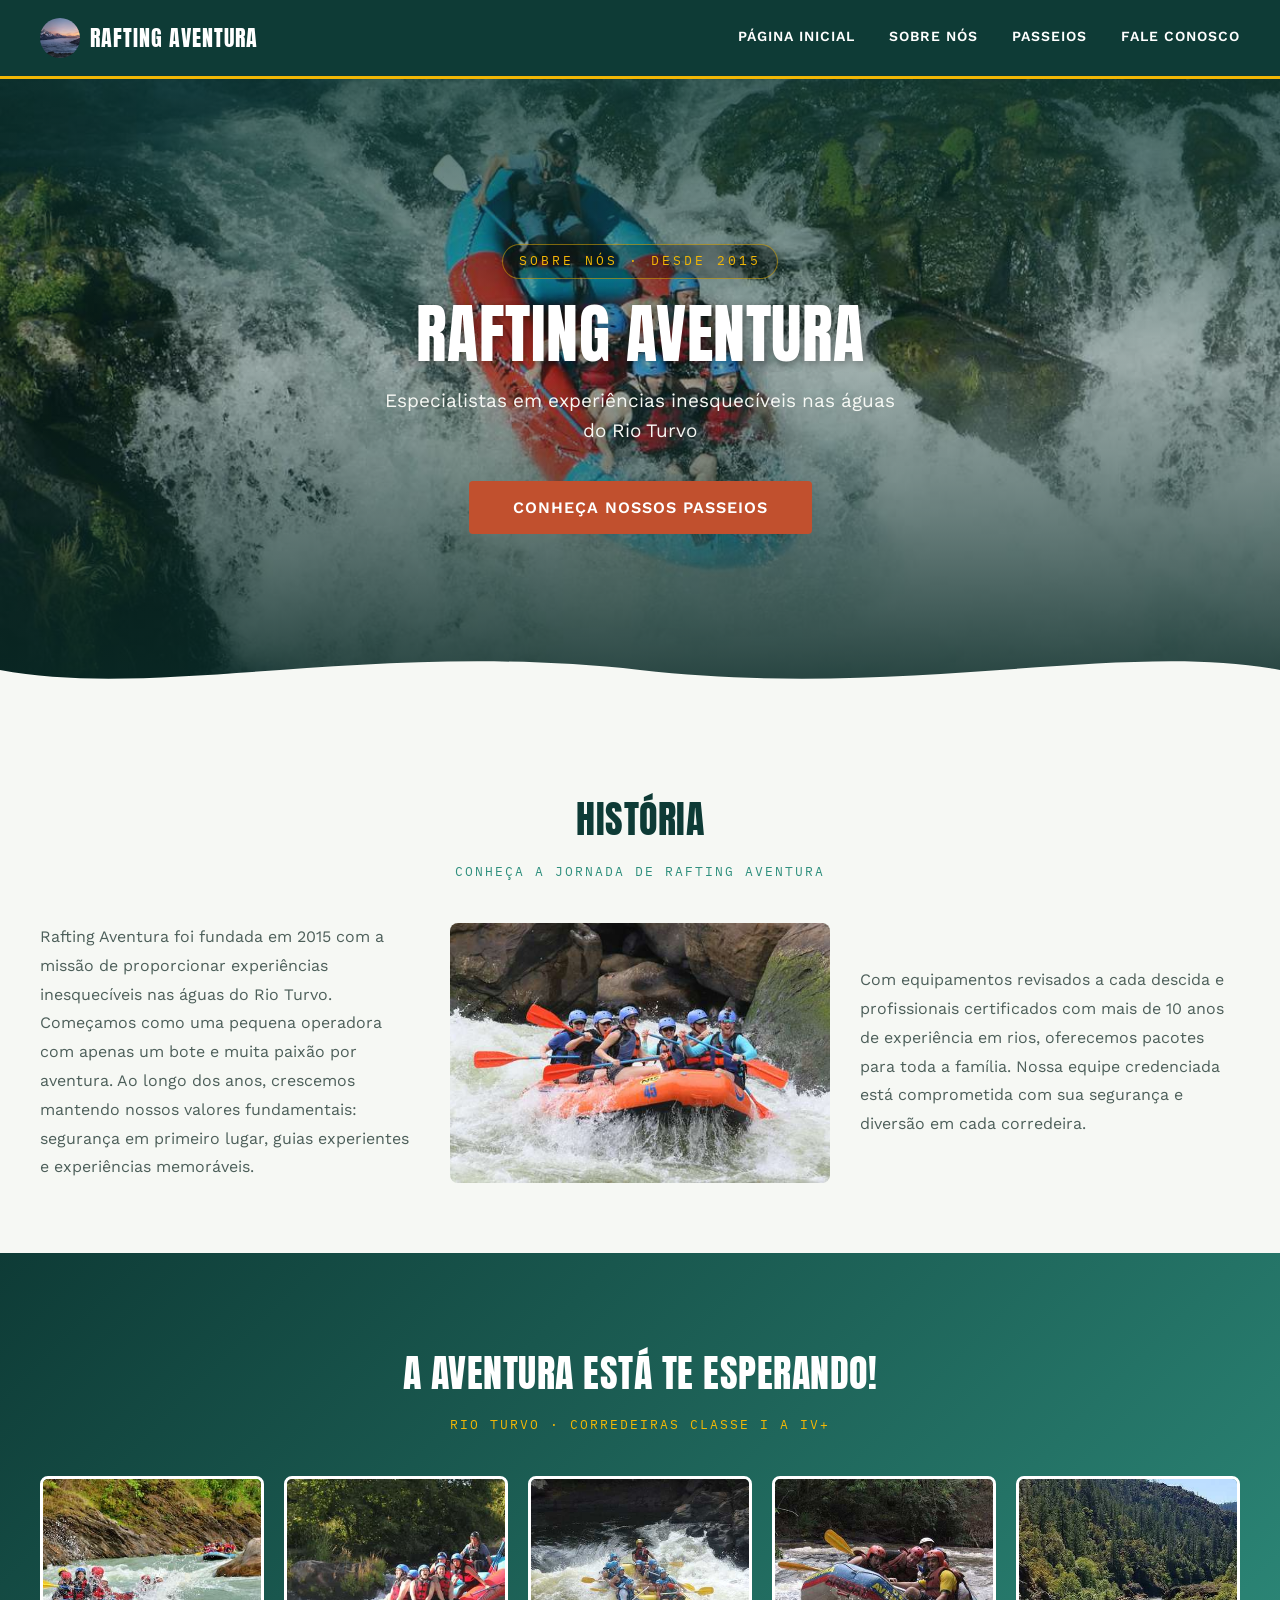
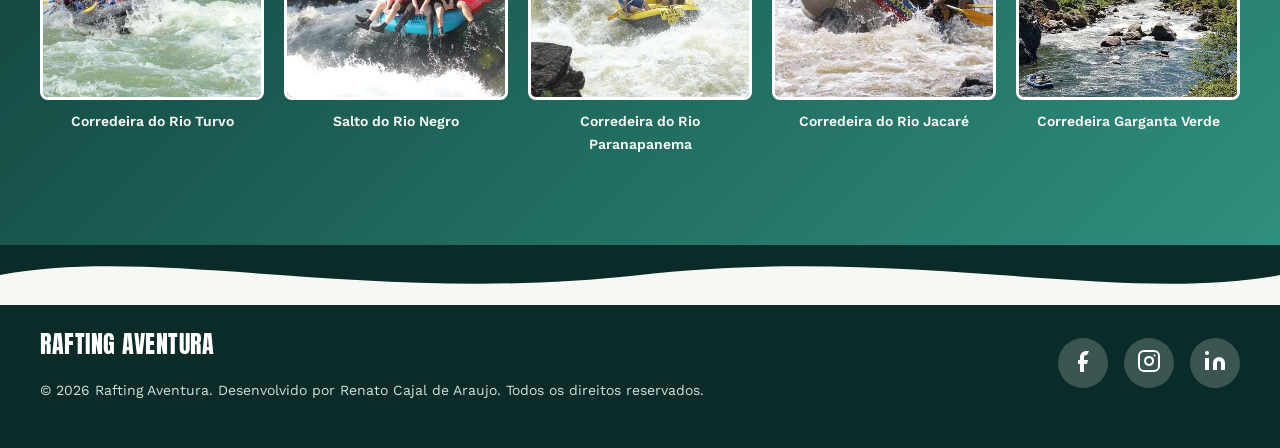
<file: wwr/sobre.html>
<!DOCTYPE html>
<html lang="pt-BR">
<head>
    <meta charset="UTF-8">
    <meta name="viewport" content="width=device-width, initial-scale=1.0">
    <title>Sobre Nós - Rafting Aventura | Quem Somos</title>
    <meta name="description" content="Conheça Rafting Aventura, sua empresa de rafting com guias experientes, equipamentos de segurança e pacotes para toda a família no Rio Turvo.">
    <meta name="author" content="Renato Cajal de Araujo">
    <link rel="stylesheet" href="estilos/style.css">
</head>
<body>

    <!-- HEADER -->
    <header>
        <div class="logo">
            <img src="imagens/logo-rafting.jpg" alt="Logo Rafting Aventura">
            <span>RAFTING AVENTURA</span>
        </div>
        <nav>
            <a href="index.html">Página Inicial</a>
            <a href="sobre.html">Sobre Nós</a>
            <a href="passeios.html">Passeios</a>
            <a href="contato.html">Fale Conosco</a>
        </nav>
    </header>

    <!-- CONTEÚDO PRINCIPAL -->
    <main>
    <!-- SEÇÃO HERO -->
    <div class="hero">
        <img src="imagens/hero-rafting.jpg" alt="Bote de rafting descendo uma corredeira">
        <div class="hero-texto">
            <span class="eyebrow">Sobre Nós · Desde 2015</span>
            <h1>Rafting Aventura</h1>
            <p>Especialistas em experiências inesquecíveis nas águas do Rio Turvo</p>
            <button class="btn-cta">Conheça Nossos Passeios</button>
        </div>
        <div class="onda">
            <svg viewBox="0 0 1200 60" preserveAspectRatio="none" aria-hidden="true">
                <path d="M0,30 C150,60 350,0 600,30 C850,60 1050,0 1200,30 L1200,60 L0,60 Z" fill="#f6f8f4"></path>
            </svg>
        </div>
    </div>

    <!-- SEÇÃO 1: HISTÓRIA (texto | imagem | texto) -->
    <section class="historia">
        <h2>História</h2>
        <p class="subtitulo-secao">Conheça a jornada de Rafting Aventura</p>
        <div class="historia-grade">
            <p>
                Rafting Aventura foi fundada em 2015 com a missão de proporcionar experiências inesquecíveis nas águas do Rio Turvo. Começamos como uma pequena operadora com apenas um bote e muita paixão por aventura. Ao longo dos anos, crescemos mantendo nossos valores fundamentais: segurança em primeiro lugar, guias experientes e experiências memoráveis.
            </p>
            <img src="imagens/rafting-1.jpg" alt="Equipe Rafting Aventura remando em uma corredeira" loading="lazy">
            <p>
                Com equipamentos revisados a cada descida e profissionais certificados com mais de 10 anos de experiência em rios, oferecemos pacotes para toda a família. Nossa equipe credenciada está comprometida com sua segurança e diversão em cada corredeira.
            </p>
        </div>
    </section>

    <!-- SEÇÃO 2: A AVENTURA ESTÁ TE ESPERANDO -->
    <section class="aventura">
        <h2>A aventura está te esperando!</h2>
        <p class="subtitulo-secao">Rio Turvo · Corredeiras Classe I a IV+</p>
        <div class="aventura-figuras">
            <figure>
                <img src="imagens/rafting-2.jpg" alt="Bote enfrentando a Corredeira do Rio Turvo" loading="lazy">
                <figcaption>Corredeira do Rio Turvo</figcaption>
            </figure>
            <figure>
                <img src="imagens/rafting-3.jpg" alt="Grupo descendo o Salto do Rio Negro" loading="lazy">
                <figcaption>Salto do Rio Negro</figcaption>
            </figure>
            <figure>
                <img src="imagens/rafting-5.jpg" alt="Bote na Corredeira do Rio Paranapanema" loading="lazy">
                <figcaption>Corredeira do Rio Paranapanema</figcaption>
            </figure>
            <figure>
                <img src="imagens/rafting-4.jpg" alt="Remadores na Corredeira do Rio Jacaré" loading="lazy">
                <figcaption>Corredeira do Rio Jacaré</figcaption>
            </figure>
            <figure>
                <img src="imagens/rafting-6.jpg" alt="Trecho de corredeira na Garganta Verde cercado de mata" loading="lazy">
                <figcaption>Corredeira Garganta Verde</figcaption>
            </figure>
        </div>
    </section>
    </main>

    <!-- FOOTER -->
    <footer id="contato">
        <div class="onda">
            <svg viewBox="0 0 1200 60" preserveAspectRatio="none" aria-hidden="true">
                <path d="M0,30 C150,0 350,60 600,30 C850,0 1050,60 1200,30 L1200,0 L0,0 Z" fill="#0a2b27"></path>
            </svg>
        </div>
        <div class="footer-content footer-sobre">
            <div class="footer-texto">
                <h3>Rafting Aventura</h3>
                <p>&copy; 2026 Rafting Aventura. Desenvolvido por Renato Cajal de Araujo. Todos os direitos reservados.</p>
            </div>
            <nav class="redes-sociais" aria-label="Redes sociais">
                <a href="https://facebook.com" target="_blank" rel="noopener" aria-label="Visite nosso Facebook" title="Facebook">
                    <img src="imagens/facebook-icon.svg" alt="Facebook">
                </a>
                <a href="https://instagram.com" target="_blank" rel="noopener" aria-label="Visite nosso Instagram" title="Instagram">
                    <img src="imagens/instagram-icon.svg" alt="Instagram">
                </a>
                <a href="https://linkedin.com" target="_blank" rel="noopener" aria-label="Visite nosso LinkedIn" title="LinkedIn">
                    <img src="imagens/linkedin-icon.svg" alt="LinkedIn">
                </a>
            </nav>
        </div>
    </footer>

</body>
</html>
</file>
<file: semana2/css/styles.css>
:root {
  --blue: #24536b;
  --light-blue: #e6f1f5;
  --text: #24323a;
}

* {
  box-sizing: border-box;
}

body {
  margin: 0;
  color: var(--text);
  background: #f7fafb;
  font-family: Arial, sans-serif;
}

header {
  padding: 28px 20px;
  color: white;
  background: var(--blue);
  text-align: center;
}

h2 {
  margin: 0;
  color: var(--blue);
}

main {
  width: min(900px, calc(100% - 40px));
  margin: 40px auto;
}

.profile {
  display: flex;
  align-items: center;
  gap: 40px;
  padding: 30px;
  background: white;
  border-left: 8px solid var(--blue);
  box-shadow: 0 4px 12px rgba(36, 83, 107, 0.12);
}

.profile img {
  width: 280px;
  height: 280px;
  border-radius: 50%;
  object-fit: cover;
}

.profile p {
  line-height: 1.6;
}

footer {
  padding: 20px;
  color: white;
  background: var(--blue);
  text-align: center;
}

@media (max-width: 700px) {
  .profile {
    flex-direction: column;
    text-align: center;
  }
}
</file>
<file: wwr/estilos/style.css>
/* ============================================
   RAFTING AVENTURA — design system
   Inspirado nas corredeiras: águas profundas,
   espuma branca, barro de canyon e sol.
   ============================================ */

@import url('https://fonts.googleapis.com/css2?family=Anton&family=Work+Sans:wght@400;500;600;700&family=IBM+Plex+Mono:wght@500;600&display=swap');

:root {
    --rio-profundo: #0e3b36;
    --rio-profundo-escuro: #0a2b27;
    --corrente: #2f8f7e;
    --barro: #c1502e;
    --barro-escuro: #a3421f;
    --sol: #f2b705;
    --espuma: #f6f8f4;
    --branco: #ffffff;
    --tinta: #12211d;
    --tinta-suave: #4d5f5a;

    --fonte-display: 'Anton', 'Arial Narrow', sans-serif;
    --fonte-corpo: 'Work Sans', Arial, Helvetica, sans-serif;
    --fonte-mono: 'IBM Plex Mono', 'Courier New', monospace;
}

/* RESET E ESTILOS GLOBAIS */
* {
    margin: 0;
    padding: 0;
    box-sizing: border-box;
}

html {
    scroll-behavior: smooth;
}

body {
    font-family: var(--fonte-corpo);
    color: var(--tinta);
    line-height: 1.6;
    background: var(--branco);
}

h1, h2, h3 {
    font-family: var(--fonte-display);
    font-weight: 400;
    letter-spacing: 0.5px;
    text-transform: uppercase;
}

a {
    color: inherit;
}

button:focus-visible,
a:focus-visible {
    outline: 3px solid var(--sol);
    outline-offset: 3px;
}

/* Divisor em formato de onda, reutilizado no fim do hero e no topo do rodapé */
.onda {
    display: block;
    width: 100%;
    height: 60px;
    line-height: 0;
}

.onda svg {
    width: 100%;
    height: 100%;
    display: block;
}

/* HEADER */
header {
    background-color: var(--rio-profundo);
    color: var(--branco);
    padding: 18px 40px;
    display: grid;
    grid-template-columns: auto 1fr;
    align-items: center;
    gap: 20px;
    position: sticky;
    top: 0;
    z-index: 100;
    border-bottom: 3px solid var(--sol);
}

.logo {
    display: flex;
    align-items: center;
    gap: 10px;
    font-family: var(--fonte-display);
    font-size: 22px;
    letter-spacing: 1px;
}

.logo img {
    width: 40px;
    height: 40px;
    border-radius: 50%;
    object-fit: cover;
}

.logo svg {
    width: 30px;
    height: 30px;
    flex-shrink: 0;
}

nav {
    display: flex;
    gap: 34px;
    justify-content: flex-end;
}

nav a {
    color: var(--branco);
    text-decoration: none;
    font-size: 14px;
    font-weight: 600;
    text-transform: uppercase;
    letter-spacing: 1px;
    position: relative;
    padding-bottom: 4px;
    transition: color 0.3s;
}

nav a::after {
    content: '';
    position: absolute;
    left: 0;
    bottom: 0;
    width: 0;
    height: 2px;
    background: var(--sol);
    transition: width 0.3s;
}

nav a:hover {
    color: var(--sol);
}

nav a:hover::after {
    width: 100%;
}

/* SEÇÃO HERO */
.hero {
    position: relative;
    background-color: var(--rio-profundo);
    height: 620px;
    overflow: hidden;
    display: flex;
    align-items: center;
    justify-content: center;
}

.hero img {
    position: absolute;
    inset: 0;
    width: 100%;
    height: 100%;
    object-fit: cover;
    z-index: 1;
}

.hero::before {
    content: '';
    position: absolute;
    inset: 0;
    background: linear-gradient(180deg, rgba(14, 59, 54, 0.75) 0%, rgba(14, 59, 54, 0.35) 45%, rgba(10, 43, 39, 0.9) 100%);
    z-index: 2;
}

.hero-texto {
    position: relative;
    z-index: 3;
    text-align: center;
    color: var(--branco);
    padding: 0 20px;
}

.eyebrow {
    display: inline-block;
    font-family: var(--fonte-mono);
    font-size: 13px;
    letter-spacing: 3px;
    text-transform: uppercase;
    color: var(--sol);
    background: rgba(0, 0, 0, 0.25);
    border: 1px solid rgba(242, 183, 5, 0.5);
    padding: 6px 16px;
    border-radius: 999px;
    margin-bottom: 22px;
}

.hero-texto h1 {
    font-size: 64px;
    line-height: 1.05;
    margin-bottom: 18px;
    text-shadow: 2px 2px 10px rgba(0, 0, 0, 0.4);
}

.hero-texto p {
    font-size: 19px;
    margin-bottom: 34px;
    color: var(--espuma);
    max-width: 520px;
    margin-left: auto;
    margin-right: auto;
}

.hero .onda {
    position: absolute;
    bottom: -1px;
    left: 0;
    z-index: 3;
}

/* BOTÕES */
button {
    background-color: var(--barro);
    color: var(--branco);
    padding: 14px 32px;
    border: none;
    border-radius: 4px;
    cursor: pointer;
    font-family: var(--fonte-corpo);
    font-size: 15px;
    font-weight: 600;
    text-transform: uppercase;
    letter-spacing: 1px;
    transition: 0.25s;
}

button:hover {
    background-color: var(--barro-escuro);
    transform: translateY(-2px);
}

.btn-link {
    display: block;
    background-color: var(--barro-escuro);
    color: var(--branco);
    padding: 14px 32px;
    border-radius: 4px;
    font-size: 15px;
    font-weight: 600;
    text-align: center;
    text-decoration: none;
    text-transform: uppercase;
    letter-spacing: 1px;
    transition: 0.25s;
}

.btn-link:hover {
    background-color: var(--barro);
    transform: translateY(-2px);
}

.btn-cta {
    padding: 17px 44px;
    font-size: 16px;
}

/* SEÇÃO BENEFÍCIOS */
.beneficios {
    background-color: var(--espuma);
    padding: 90px 40px 70px;
    text-align: center;
}

.beneficios h2 {
    font-size: 38px;
    margin-bottom: 12px;
    color: var(--rio-profundo);
}

.subtitulo-secao {
    font-family: var(--fonte-mono);
    font-size: 13px;
    letter-spacing: 2px;
    text-transform: uppercase;
    color: var(--corrente);
    margin-bottom: 50px;
}

.container-beneficios {
    display: flex;
    gap: 30px;
    max-width: 1200px;
    margin: 0 auto;
    justify-content: center;
}

.card {
    background: var(--branco);
    padding: 40px 26px;
    border-radius: 10px;
    box-shadow: 0 2px 8px rgba(14, 59, 54, 0.08);
    flex: 1;
    min-width: 250px;
    transition: 0.3s;
    text-align: left;
}

.card:hover {
    box-shadow: 0 10px 24px rgba(14, 59, 54, 0.14);
    transform: translateY(-6px);
}

.card .icone-card {
    width: 46px;
    height: 46px;
    border-radius: 50%;
    border: 2px solid var(--corrente);
    display: flex;
    align-items: center;
    justify-content: center;
    margin-bottom: 20px;
}

.card .icone-card svg {
    width: 22px;
    height: 22px;
    stroke: var(--corrente);
}

.card h3 {
    color: var(--rio-profundo);
    margin-bottom: 12px;
    font-size: 18px;
    letter-spacing: 0.3px;
}

.card p {
    color: var(--tinta-suave);
    font-size: 14.5px;
}

/* SEÇÃO PACOTES — apresentados como uma rota de corredeiras */
.pacotes {
    padding: 90px 40px 100px;
    text-align: center;
    background: var(--branco);
}

.pacotes h2 {
    font-size: 38px;
    margin-bottom: 12px;
    color: var(--rio-profundo);
}

.container-pacotes {
    position: relative;
    display: flex;
    gap: 30px;
    max-width: 1200px;
    margin: 40px auto 0;
    justify-content: center;
    flex-wrap: wrap;
}

/* linha do rio conectando os pacotes, como um mapa de rota */
.container-pacotes::before {
    content: '';
    position: absolute;
    top: 14px;
    left: 8%;
    right: 8%;
    height: 0;
    border-top: 3px dashed var(--corrente);
    opacity: 0.35;
    z-index: 0;
}

.pacote {
    position: relative;
    background: var(--branco);
    border: 2px solid #e4e9e6;
    border-radius: 10px;
    padding: 28px 24px 30px;
    flex: 1;
    min-width: 280px;
    text-align: left;
    transition: 0.3s;
    z-index: 1;
}

.pacote:hover {
    box-shadow: 0 10px 26px rgba(14, 59, 54, 0.12);
    transform: translateY(-4px);
}

.grau-corredeira {
    display: inline-block;
    font-family: var(--fonte-mono);
    font-size: 12px;
    font-weight: 600;
    letter-spacing: 1px;
    text-transform: uppercase;
    color: var(--rio-profundo);
    background: var(--espuma);
    border: 1px solid var(--corrente);
    border-radius: 999px;
    padding: 5px 14px;
    margin-bottom: 18px;
}

.pacote img {
    width: 100%;
    height: 190px;
    object-fit: cover;
    border-radius: 6px;
    margin-bottom: 18px;
}

.pacote h3 {
    font-size: 21px;
    color: var(--rio-profundo);
    margin-bottom: 10px;
    letter-spacing: 0.3px;
}

.pacote.destaque {
    border-color: var(--sol);
    border-width: 3px;
    transform: scale(1.05);
    box-shadow: 0 10px 30px rgba(242, 183, 5, 0.18);
}

.pacote.destaque:hover {
    transform: scale(1.05) translateY(-4px);
}

.selo-destaque {
    position: absolute;
    top: -14px;
    right: 20px;
    background: var(--sol);
    color: var(--tinta);
    font-family: var(--fonte-mono);
    font-size: 11px;
    font-weight: 600;
    letter-spacing: 1px;
    text-transform: uppercase;
    padding: 6px 12px;
    border-radius: 999px;
}

.preco {
    font-family: var(--fonte-mono);
    font-size: 30px;
    color: var(--barro);
    font-weight: 600;
    margin-bottom: 22px;
}

.pacote ul {
    list-style: none;
    margin-bottom: 24px;
}

.pacote ul li {
    padding: 9px 0;
    border-bottom: 1px solid #eef1ef;
    color: var(--tinta-suave);
    font-size: 14.5px;
    padding-left: 20px;
    position: relative;
}

.pacote ul li::before {
    content: '';
    position: absolute;
    left: 0;
    top: 16px;
    width: 8px;
    height: 8px;
    border-radius: 50%;
    background: var(--corrente);
}

.pacote ul li:last-child {
    border-bottom: none;
}

.pacote button {
    width: 100%;
}

/* SEÇÃO GALERIA */
.galeria {
    background-color: var(--rio-profundo);
    padding: 90px 40px;
    text-align: center;
}

.galeria h2 {
    font-size: 38px;
    margin-bottom: 12px;
    color: var(--branco);
}

.galeria .subtitulo-secao {
    color: var(--sol);
}

.container-galeria {
    display: grid;
    grid-template-columns: repeat(3, 1fr);
    gap: 20px;
    max-width: 1200px;
    margin: 40px auto 0;
}

.galeria-item {
    position: relative;
    border-radius: 8px;
    overflow: hidden;
    height: 280px;
}

.galeria-item img {
    width: 100%;
    height: 100%;
    object-fit: cover;
    display: block;
    transition: transform 0.4s ease;
}

.galeria-item p {
    position: absolute;
    left: 0;
    right: 0;
    bottom: 0;
    margin: 0;
    padding: 20px 16px 16px;
    background: linear-gradient(0deg, rgba(10, 43, 39, 0.92) 0%, rgba(10, 43, 39, 0) 100%);
    color: var(--branco);
    font-size: 14px;
    text-align: left;
    transform: translateY(8px);
    opacity: 0.9;
    transition: 0.3s;
}

.galeria-item:hover img {
    transform: scale(1.08);
}

.galeria-item:hover p {
    transform: translateY(0);
    opacity: 1;
}

/* SEÇÃO REDES SOCIAIS */
.redes-sociais {
    background-color: var(--espuma);
    padding: 60px 40px;
    text-align: center;
}

.redes-sociais h2 {
    margin-bottom: 30px;
    font-size: 26px;
    color: var(--rio-profundo);
}

.container-redes {
    display: flex;
    gap: 20px;
    justify-content: center;
}

.icone {
    display: inline-flex;
    align-items: center;
    justify-content: center;
    width: 50px;
    height: 50px;
    background-color: var(--branco);
    color: var(--rio-profundo);
    border: 2px solid var(--corrente);
    border-radius: 50%;
    text-decoration: none;
    transition: 0.25s;
}

.icone svg {
    width: 20px;
    height: 20px;
    fill: currentColor;
}

.icone:hover {
    background-color: var(--sol);
    border-color: var(--sol);
    color: var(--tinta);
    transform: scale(1.1);
}

/* FOOTER */
footer {
    background-color: var(--rio-profundo-escuro);
    color: var(--branco);
    text-align: center;
}

footer .onda {
    background: var(--espuma);
}

.footer-content {
    padding: 20px 40px 46px;
}

.footer-content h3 {
    margin-bottom: 16px;
    font-size: 24px;
}

.footer-content p {
    display: flex;
    align-items: center;
    justify-content: center;
    gap: 8px;
    margin-bottom: 10px;
    font-size: 14px;
    color: #cfe0dc;
}

.footer-content p svg {
    width: 14px;
    height: 14px;
    fill: var(--sol);
    flex-shrink: 0;
}

.footer-content .copyright {
    margin-top: 20px;
    color: #7fa39b;
    font-size: 12.5px;
}

/* Social Media Icons in Footer */
.footer-content .redes-sociais a {
    display: inline-flex !important;
    align-items: center;
    justify-content: center;
    width: 50px;
    height: 50px;
    background: rgba(255, 255, 255, 0.2) !important;
    border-radius: 50%;
    transition: all 0.3s ease;
    margin: 0 8px;
}

.footer-content .redes-sociais a:hover {
    background: var(--sol) !important;
    transform: scale(1.1);
}

.footer-content .redes-sociais img {
    display: block;
    width: 24px;
    height: 24px;
    filter: brightness(1.2);
}

/* SEÇÃO HISTÓRIA — texto | imagem | texto */
.historia {
    background-color: var(--espuma);
    padding: 90px 40px 70px;
    text-align: center;
}

.historia h2 {
    font-size: 38px;
    margin-bottom: 12px;
    color: var(--rio-profundo);
}

.historia .subtitulo-secao {
    margin-bottom: 0;
}

.historia-grade {
    display: grid;
    grid-template-columns: 1fr 1fr 1fr;
    align-items: center;
    gap: 30px;
    max-width: 1200px;
    margin: 40px auto 0;
}

.historia-grade p {
    font-size: 16px;
    line-height: 1.8;
    color: var(--tinta-suave);
    text-align: left;
}

.historia-grade img {
    width: 100%;
    height: 260px;
    object-fit: cover;
    border-radius: 8px;
}

/* SEÇÃO A AVENTURA ESTÁ TE ESPERANDO — 5 figuras na horizontal */
.aventura {
    background: linear-gradient(135deg, var(--rio-profundo) 0%, var(--corrente) 100%);
    padding: 90px 40px;
    text-align: center;
    color: var(--branco);
}

.aventura h2 {
    font-size: 38px;
    margin-bottom: 12px;
}

.aventura .subtitulo-secao {
    color: var(--sol);
    margin-bottom: 0;
}

.aventura-figuras {
    display: flex;
    gap: 20px;
    max-width: 1200px;
    margin: 40px auto 0;
}

.aventura-figuras figure {
    flex: 1;
    min-width: 0;
}

.aventura-figuras img {
    display: block;
    width: 100%;
    aspect-ratio: 1 / 1;
    object-fit: cover;
    border-radius: 8px;
    border: 3px solid var(--branco);
}

.aventura-figuras figcaption {
    margin-top: 10px;
    font-size: 14px;
    font-weight: 600;
    color: var(--espuma);
}

/* RODAPÉ da página Sobre — texto à esquerda, 3 imagens à direita */
.footer-content.footer-sobre {
    display: flex;
    align-items: center;
    justify-content: space-between;
    gap: 20px;
    text-align: left;
}

.footer-sobre .redes-sociais {
    display: flex;
    gap: 16px;
    justify-content: flex-end;
    background: none;
    padding: 0;
}

.footer-sobre .redes-sociais a {
    margin: 0;
}

.footer-sobre .footer-texto p {
    display: block;
    margin: 0;
}

/* PÁGINA FALE CONOSCO */
.hero.hero-contato {
    height: 380px;
}

.info-contato,
.equipe,
.formulario {
    padding: 90px 40px 70px;
    text-align: center;
}

.info-contato,
.formulario {
    background-color: var(--espuma);
}

.equipe {
    background-color: var(--rio-profundo);
    background: linear-gradient(135deg, var(--rio-profundo) 0%, var(--corrente) 100%);
    color: var(--branco);
}

.info-contato h2,
.equipe h2,
.formulario h2 {
    font-size: 38px;
    margin-bottom: 12px;
    color: var(--rio-profundo);
}

.equipe h2 {
    color: var(--branco);
}

.info-contato .subtitulo-secao,
.equipe .subtitulo-secao,
.formulario .subtitulo-secao {
    margin-bottom: 0;
}

.info-contato .subtitulo-secao,
.formulario .subtitulo-secao {
    color: var(--tinta-suave);
}

.equipe .subtitulo-secao {
    color: var(--sol);
}

.info-grade {
    display: grid;
    grid-template-columns: 1fr 1.4fr;
    gap: 30px;
    max-width: 1200px;
    margin: 40px auto 0;
    align-items: stretch;
}

.dados-contato {
    background: var(--branco);
    border-radius: 10px;
    box-shadow: 0 2px 8px rgba(14, 59, 54, 0.08);
    padding: 34px 30px;
    text-align: left;
    font-style: normal;
}

.dados-contato .dados-nome {
    color: var(--rio-profundo);
    font-size: 22px;
    margin-bottom: 18px;
}

.dados-contato p {
    color: var(--tinta-suave);
    margin-bottom: 16px;
}

.dados-contato strong {
    color: var(--tinta);
}

.dados-contato a {
    color: var(--barro-escuro);
    font-weight: 600;
}

.mapa {
    width: 100%;
    height: 100%;
    min-height: 320px;
    border: 0;
    border-radius: 10px;
}

.equipe-figuras {
    display: flex;
    gap: 30px;
    justify-content: center;
    max-width: 900px;
    margin: 40px auto 0;
}

.equipe-figuras figure {
    flex: 1;
    min-width: 0;
}

.equipe-figuras img {
    display: block;
    width: 180px;
    height: 180px;
    margin: 0 auto;
    object-fit: cover;
    border-radius: 50%;
    border: 4px solid var(--sol);
}

.equipe-figuras figcaption {
    margin-top: 14px;
    font-size: 15px;
    color: var(--espuma);
}

.form-contato {
    display: flex;
    flex-direction: column;
    gap: 22px;
    max-width: 640px;
    margin: 40px auto 0;
    text-align: left;
}

.form-contato label,
.form-contato legend {
    font-weight: 600;
    color: var(--rio-profundo);
}

.campo {
    display: flex;
    flex-direction: column;
    gap: 8px;
    border: 0;
}

.form-contato input[type="text"],
.form-contato input[type="email"],
.form-contato textarea {
    font-family: var(--fonte-corpo);
    font-size: 16px;
    color: var(--tinta);
    padding: 12px 14px;
    border: 2px solid #b8c5c0;
    border-radius: 6px;
    background: var(--branco);
}

.form-contato input:focus-visible,
.form-contato textarea:focus-visible {
    outline: 3px solid var(--sol);
    outline-offset: 2px;
    border-color: var(--corrente);
}

.form-contato .opcao {
    display: flex;
    align-items: center;
    gap: 10px;
    font-weight: 400;
    color: var(--tinta);
}

.form-contato .opcao input {
    width: 18px;
    height: 18px;
    accent-color: var(--rio-profundo);
}

.form-contato .btn-cta {
    align-self: flex-start;
}

/* RESPONSIVIDADE MOBILE */
@media (max-width: 900px) {
    .container-galeria {
        grid-template-columns: repeat(2, 1fr);
    }

    .aventura-figuras {
        flex-wrap: wrap;
        justify-content: center;
    }

    .aventura-figuras figure {
        flex: 0 0 calc(33.333% - 14px);
    }
}

@media (max-width: 768px) {
    header {
        grid-template-columns: 1fr;
        justify-items: center;
        gap: 16px;
        padding: 18px 24px;
    }

    nav {
        gap: 15px;
        flex-wrap: wrap;
        justify-content: center;
    }

    .hero {
        height: 560px;
    }

    .hero-texto h1 {
        font-size: 38px;
    }

    .hero-texto p {
        font-size: 16px;
    }

    .beneficios,
    .pacotes,
    .galeria,
    .historia,
    .aventura,
    .redes-sociais {
        padding: 60px 20px;
    }

    .historia-grade,
    .info-grade {
        grid-template-columns: 1fr;
    }

    .info-contato,
    .equipe,
    .formulario {
        padding: 60px 20px;
    }

    .equipe-figuras {
        flex-direction: column;
        gap: 24px;
    }

    .hero.hero-contato {
        height: 340px;
    }

    .aventura-figuras figure {
        flex: 0 0 calc(50% - 10px);
    }

    .footer-content.footer-sobre {
        flex-direction: column;
        text-align: center;
    }

    .footer-sobre .redes-sociais {
        justify-content: center;
    }

    .beneficios h2,
    .pacotes h2,
    .galeria h2 {
        font-size: 28px;
    }

    .container-beneficios,
    .container-pacotes {
        flex-direction: column;
    }

    .container-pacotes::before {
        display: none;
    }

    .container-galeria {
        grid-template-columns: 1fr;
    }

    .pacote.destaque {
        transform: scale(1);
    }

    .card,
    .pacote {
        min-width: 100%;
    }
}

@media (max-width: 480px) {
    .hero-texto h1 {
        font-size: 30px;
    }

    .hero-texto p {
        font-size: 14px;
    }

    .eyebrow {
        font-size: 11px;
        padding: 5px 12px;
    }

    nav {
        flex-direction: column;
        gap: 10px;
        align-items: center;
    }

    nav a {
        font-size: 13px;
    }
}

/* ============================================
   PÁGINA INICIAL
   ============================================ */

/* HERO — título editorial alinhado à esquerda, posicionado com position: absolute */
.hero.hero-inicio {
    height: min(88vh, 760px);
    min-height: 600px;
}

.hero.hero-inicio img {
    animation: correnteza 24s ease-out both;
}

.hero.hero-inicio::before {
    background:
        linear-gradient(90deg, rgba(10, 43, 39, 0.9) 0%, rgba(10, 43, 39, 0.6) 45%, rgba(10, 43, 39, 0.1) 100%),
        linear-gradient(180deg, rgba(10, 43, 39, 0.5) 0%, rgba(10, 43, 39, 0) 30%, rgba(10, 43, 39, 0.6) 100%);
}

.hero.hero-inicio .hero-texto {
    position: absolute;
    left: max(40px, calc((100% - 1200px) / 2));
    bottom: 150px;
    width: min(660px, calc(100% - 80px));
    padding: 0;
    text-align: left;
}

.hero.hero-inicio .hero-texto h1 {
    font-size: clamp(48px, 8vw, 104px);
    line-height: 0.92;
    letter-spacing: 1px;
    margin-bottom: 22px;
}

.hero.hero-inicio .hero-texto h1 span {
    color: var(--sol);
}

.hero.hero-inicio .hero-texto p {
    max-width: 520px;
    margin: 0 0 32px;
    font-size: 19px;
    color: var(--branco);
}

.hero.hero-inicio .hero-texto > * {
    animation: subir 0.9s cubic-bezier(0.2, 0.7, 0.2, 1) both;
}

.hero.hero-inicio .hero-texto > :nth-child(2) {
    animation-delay: 0.12s;
}

.hero.hero-inicio .hero-texto > :nth-child(3) {
    animation-delay: 0.24s;
}

.hero.hero-inicio .hero-texto > :nth-child(4) {
    animation-delay: 0.36s;
}

@keyframes correnteza {
    from {
        transform: scale(1.12);
    }
    to {
        transform: scale(1);
    }
}

@keyframes subir {
    from {
        opacity: 0;
        transform: translateY(24px);
    }
    to {
        opacity: 1;
        transform: translateY(0);
    }
}

.hero-botoes {
    display: flex;
    gap: 14px;
    flex-wrap: wrap;
}

.btn-link.btn-hero {
    display: inline-block;
}

.btn-link.btn-contorno {
    background-color: transparent;
    border: 2px solid var(--branco);
    padding: 15px 42px;
}

.btn-link.btn-contorno:hover {
    background-color: var(--branco);
    color: var(--rio-profundo);
}

/* ESCALA DE CORREDEIRAS — classes I a VI com os passeios posicionados na escala */
.escala {
    background-color: var(--espuma);
    padding: 0 40px;
}

.escala-painel {
    position: relative;
    z-index: 4;
    display: grid;
    grid-template-columns: 1fr 2fr;
    gap: 48px;
    align-items: center;
    max-width: 1200px;
    margin: -90px auto 0;
    padding: 40px 44px 44px;
    background: var(--branco);
    border-radius: 14px;
    box-shadow: 0 18px 40px rgba(14, 59, 54, 0.16);
}

.escala-cabecalho .rotulo {
    display: block;
    font-family: var(--fonte-mono);
    font-size: 12px;
    letter-spacing: 2px;
    text-transform: uppercase;
    color: var(--barro-escuro);
    margin-bottom: 10px;
}

.escala-cabecalho h2 {
    font-size: 32px;
    line-height: 1.1;
    color: var(--rio-profundo);
    margin-bottom: 12px;
}

.escala-cabecalho p {
    color: var(--tinta-suave);
    font-size: 15px;
}

.escala-grade {
    display: grid;
    grid-template-columns: repeat(6, 1fr);
    column-gap: 4px;
    row-gap: 16px;
}

.classe {
    font-family: var(--fonte-display);
    font-size: 26px;
    line-height: 1;
    text-align: center;
    color: var(--branco);
    padding: 12px 0;
}

.classe-1 {
    background: var(--corrente);
    border-radius: 8px 0 0 8px;
}

.classe-2 {
    background: #23776a;
}

.classe-3 {
    background: var(--rio-profundo);
}

.classe-4 {
    background: var(--barro-escuro);
}

.classe-5,
.classe-6 {
    color: var(--tinta-suave);
    background: repeating-linear-gradient(135deg, #e4e9e6 0, #e4e9e6 6px, #f1f4f2 6px, #f1f4f2 12px);
}

.classe-6 {
    border-radius: 0 8px 8px 0;
}

.escala-passeio,
.escala-fora {
    grid-row: 2;
    border-left: 2px solid var(--corrente);
    padding: 2px 0 2px 10px;
    font-size: 13.5px;
    line-height: 1.4;
    text-decoration: none;
}

.escala-passeio strong {
    display: block;
    color: var(--rio-profundo);
    font-size: 15px;
    transition: color 0.25s;
}

.escala-passeio span,
.escala-fora {
    color: var(--tinta-suave);
}

.escala-passeio:hover strong {
    color: var(--barro-escuro);
}

.escala-passeio-1 {
    grid-column: 1 / 3;
}

.escala-passeio-2 {
    grid-column: 3 / 4;
    border-left-color: var(--rio-profundo);
}

.escala-passeio-3 {
    grid-column: 4 / 5;
    border-left-color: var(--barro-escuro);
}

.escala-fora {
    grid-column: 5 / 7;
    border-left-style: dashed;
    border-left-color: #b8c5c0;
}

/* DESTAQUES — composição assimétrica: duas fotos altas e uma linha larga */
.destaques {
    background-color: var(--espuma);
    padding: 100px 40px 90px;
    text-align: center;
}

.destaques h2 {
    font-size: 38px;
    margin-bottom: 12px;
    color: var(--rio-profundo);
}

.destaques .subtitulo-secao {
    color: var(--tinta-suave);
    margin-bottom: 0;
}

.destaques-grade {
    display: grid;
    grid-template-columns: 1.15fr 1fr 1.15fr;
    gap: 28px 36px;
    max-width: 1200px;
    margin: 50px auto 0;
    text-align: left;
}

.destaques-grade img {
    width: 100%;
    height: 100%;
    min-height: 240px;
    object-fit: cover;
    border-radius: 10px;
}

.destaques-grade > :nth-child(1) {
    grid-column: 1;
    grid-row: 1 / 3;
    min-height: 520px;
}

.destaques-grade > :nth-child(2) {
    grid-column: 2;
    grid-row: 1;
}

.destaques-grade > :nth-child(3) {
    grid-column: 3;
    grid-row: 1 / 3;
}

.destaques-grade > :nth-child(4) {
    grid-column: 2;
    grid-row: 2;
}

.destaques-grade > :nth-child(5) {
    grid-column: 1;
    grid-row: 3;
    height: 260px;
}

.destaques-grade > :nth-child(6) {
    grid-column: 2 / 4;
    grid-row: 3;
}

.destaque-texto {
    align-self: center;
    border-top: 3px solid var(--sol);
    padding-top: 20px;
}

.destaque-texto h3 {
    color: var(--rio-profundo);
    font-size: 22px;
    margin-bottom: 12px;
}

.destaque-texto p {
    color: var(--tinta-suave);
    font-size: 15.5px;
    max-width: 560px;
}

/* CHAMADA com foto de fundo (página inicial) */
.chamada.chamada-foto {
    background:
        linear-gradient(90deg, rgba(10, 43, 39, 0.94) 0%, rgba(10, 43, 39, 0.75) 55%, rgba(10, 43, 39, 0.4) 100%),
        url("../imagens/rafting-5.jpg") center / cover;
    padding-top: 110px;
    padding-bottom: 110px;
}

.chamada.chamada-foto h2 {
    font-size: 44px;
}

/* RESPONSIVIDADE — página inicial */
@media (max-width: 900px) {
    .escala-painel {
        grid-template-columns: 1fr;
        gap: 28px;
    }

    .destaques-grade {
        grid-template-columns: 1fr 1fr;
    }

    .destaques-grade > :nth-child(n) {
        grid-column: auto;
        grid-row: auto;
        min-height: 0;
    }

    .destaques-grade > img:nth-child(n) {
        height: 280px;
    }
}

@media (max-width: 768px) {
    .hero.hero-inicio {
        height: 640px;
    }

    .hero.hero-inicio .hero-texto {
        left: 20px;
        bottom: 110px;
        width: calc(100% - 40px);
    }

    .hero.hero-inicio .hero-texto p {
        font-size: 16px;
    }

    .escala {
        padding: 0 20px;
    }

    .escala-painel {
        margin-top: -60px;
        padding: 28px 22px;
    }

    .escala-cabecalho h2 {
        font-size: 26px;
    }

    .classe {
        font-size: 20px;
    }

    .escala-passeio,
    .escala-fora {
        grid-row: auto;
        grid-column: 1 / -1;
    }

    .destaques-grade {
        grid-template-columns: 1fr;
    }

    .destaques-grade > img:nth-child(n) {
        height: 240px;
    }

    .chamada.chamada-foto {
        padding-top: 80px;
        padding-bottom: 80px;
    }

    .chamada.chamada-foto h2 {
        font-size: 30px;
    }
}

@media (prefers-reduced-motion: reduce) {
    .hero.hero-inicio img,
    .hero.hero-inicio .hero-texto > * {
        animation: none;
    }
}

/* CHAMADA PARA AÇÃO — faixa com texto à esquerda e botão à direita */
.chamada {
    background: linear-gradient(135deg, var(--rio-profundo) 0%, var(--corrente) 100%);
    color: var(--branco);
    padding: 70px max(40px, calc((100% - 1200px) / 2));
    display: grid;
    grid-template-columns: 1fr auto;
    align-items: center;
    gap: 30px;
}

.chamada-conteudo {
    max-width: 700px;
}

.chamada h2 {
    font-size: 34px;
    margin-bottom: 10px;
}

.chamada p {
    color: var(--espuma);
    font-size: 17px;
}

.chamada.chamada-clara {
    background: var(--espuma);
    color: var(--tinta);
}

.chamada.chamada-clara h2 {
    color: var(--rio-profundo);
}

.chamada.chamada-clara p {
    color: var(--tinta-suave);
}

/* NEWSLETTER — texto e formulário lado a lado */
.newsletter {
    background-color: var(--espuma);
    padding: 90px max(40px, calc((100% - 1200px) / 2)) 70px;
    display: grid;
    grid-template-columns: 1fr 1.3fr;
    gap: 40px;
    align-items: center;
}

.newsletter h2 {
    font-size: 34px;
    color: var(--rio-profundo);
    margin-bottom: 12px;
}

.newsletter-texto p {
    color: var(--tinta-suave);
}

.form-newsletter {
    display: grid;
    grid-template-columns: 1fr 1fr auto;
    gap: 16px;
    align-items: end;
    background: var(--branco);
    border-radius: 10px;
    box-shadow: 0 2px 8px rgba(14, 59, 54, 0.08);
    padding: 28px;
}

.form-newsletter label {
    font-weight: 600;
    color: var(--rio-profundo);
}

.form-newsletter input {
    font-family: var(--fonte-corpo);
    font-size: 16px;
    color: var(--tinta);
    padding: 12px 14px;
    border: 2px solid #b8c5c0;
    border-radius: 6px;
    background: var(--branco);
    width: 100%;
}

.form-newsletter input:focus-visible {
    outline: 3px solid var(--sol);
    outline-offset: 2px;
    border-color: var(--corrente);
}

.form-newsletter button {
    background-color: var(--barro-escuro);
}

/* ============================================
   PÁGINA PASSEIOS
   ============================================ */

/* DETALHES — imagem e texto alternando de lado */
.detalhes {
    background-color: var(--espuma);
    padding: 90px 40px 70px;
    text-align: center;
}

.detalhes h2 {
    font-size: 38px;
    margin-bottom: 12px;
    color: var(--rio-profundo);
}

.detalhes .subtitulo-secao {
    color: var(--tinta-suave);
    margin-bottom: 0;
}

.detalhe {
    display: grid;
    grid-template-columns: 1fr 1.2fr;
    gap: 40px;
    align-items: center;
    max-width: 1100px;
    margin: 50px auto 0;
    text-align: left;
}

.detalhe img {
    width: 100%;
    height: 340px;
    object-fit: cover;
    border-radius: 10px;
    box-shadow: 0 10px 24px rgba(14, 59, 54, 0.14);
}

.detalhe-invertido img {
    order: 2;
}

.detalhe-texto h3 {
    font-size: 28px;
    color: var(--rio-profundo);
    margin-bottom: 12px;
}

.detalhe-texto p {
    color: var(--tinta-suave);
    margin-bottom: 14px;
}

.detalhe-texto .detalhe-equipamentos {
    background: var(--branco);
    border-left: 4px solid var(--sol);
    border-radius: 4px;
    padding: 12px 16px;
    margin-bottom: 0;
}

.detalhe-equipamentos strong {
    color: var(--tinta);
}

/* TABELA DE PASSEIOS */
.tabela-passeios {
    background: var(--branco);
    padding: 90px 40px;
    text-align: center;
}

.tabela-passeios h2 {
    font-size: 38px;
    margin-bottom: 12px;
    color: var(--rio-profundo);
}

.tabela-passeios .subtitulo-secao {
    color: var(--tinta-suave);
    margin-bottom: 0;
}

.tabela-container {
    max-width: 1100px;
    margin: 40px auto 0;
    overflow-x: auto;
}

.tabela-passeios table {
    width: 100%;
    border-collapse: collapse;
    text-align: left;
    font-size: 15px;
}

.tabela-passeios caption {
    caption-side: bottom;
    padding-top: 12px;
    font-size: 13px;
    color: var(--tinta-suave);
}

.tabela-passeios th,
.tabela-passeios td {
    padding: 14px 16px;
    border-bottom: 1px solid #e4e9e6;
}

.tabela-passeios thead th {
    background: var(--rio-profundo);
    color: var(--branco);
    font-family: var(--fonte-mono);
    font-size: 12px;
    font-weight: 600;
    letter-spacing: 1px;
    text-transform: uppercase;
}

.tabela-passeios tbody th {
    color: var(--rio-profundo);
    font-weight: 700;
}

.tabela-passeios tbody tr:nth-child(even) {
    background: var(--espuma);
}

.tabela-passeios td:last-child {
    font-family: var(--fonte-mono);
    font-weight: 600;
    color: var(--barro-escuro);
    white-space: nowrap;
}

/* RESPONSIVIDADE — páginas Inicial e Passeios */
@media (max-width: 900px) {
    .newsletter {
        grid-template-columns: 1fr;
    }
}

@media (max-width: 768px) {
    .destaques,
    .detalhes,
    .tabela-passeios,
    .newsletter,
    .chamada {
        padding: 60px 20px;
    }

    .chamada {
        grid-template-columns: 1fr;
        text-align: center;
    }

    .chamada-conteudo {
        margin: 0 auto;
    }

    .form-newsletter {
        grid-template-columns: 1fr;
    }

    .detalhe {
        grid-template-columns: 1fr;
        gap: 24px;
    }

    .detalhe img {
        height: 240px;
    }

    .detalhe-invertido img {
        order: 0;
    }

    .destaques h2,
    .detalhes h2,
    .tabela-passeios h2,
    .newsletter h2,
    .chamada h2 {
        font-size: 28px;
    }
}
</file>
